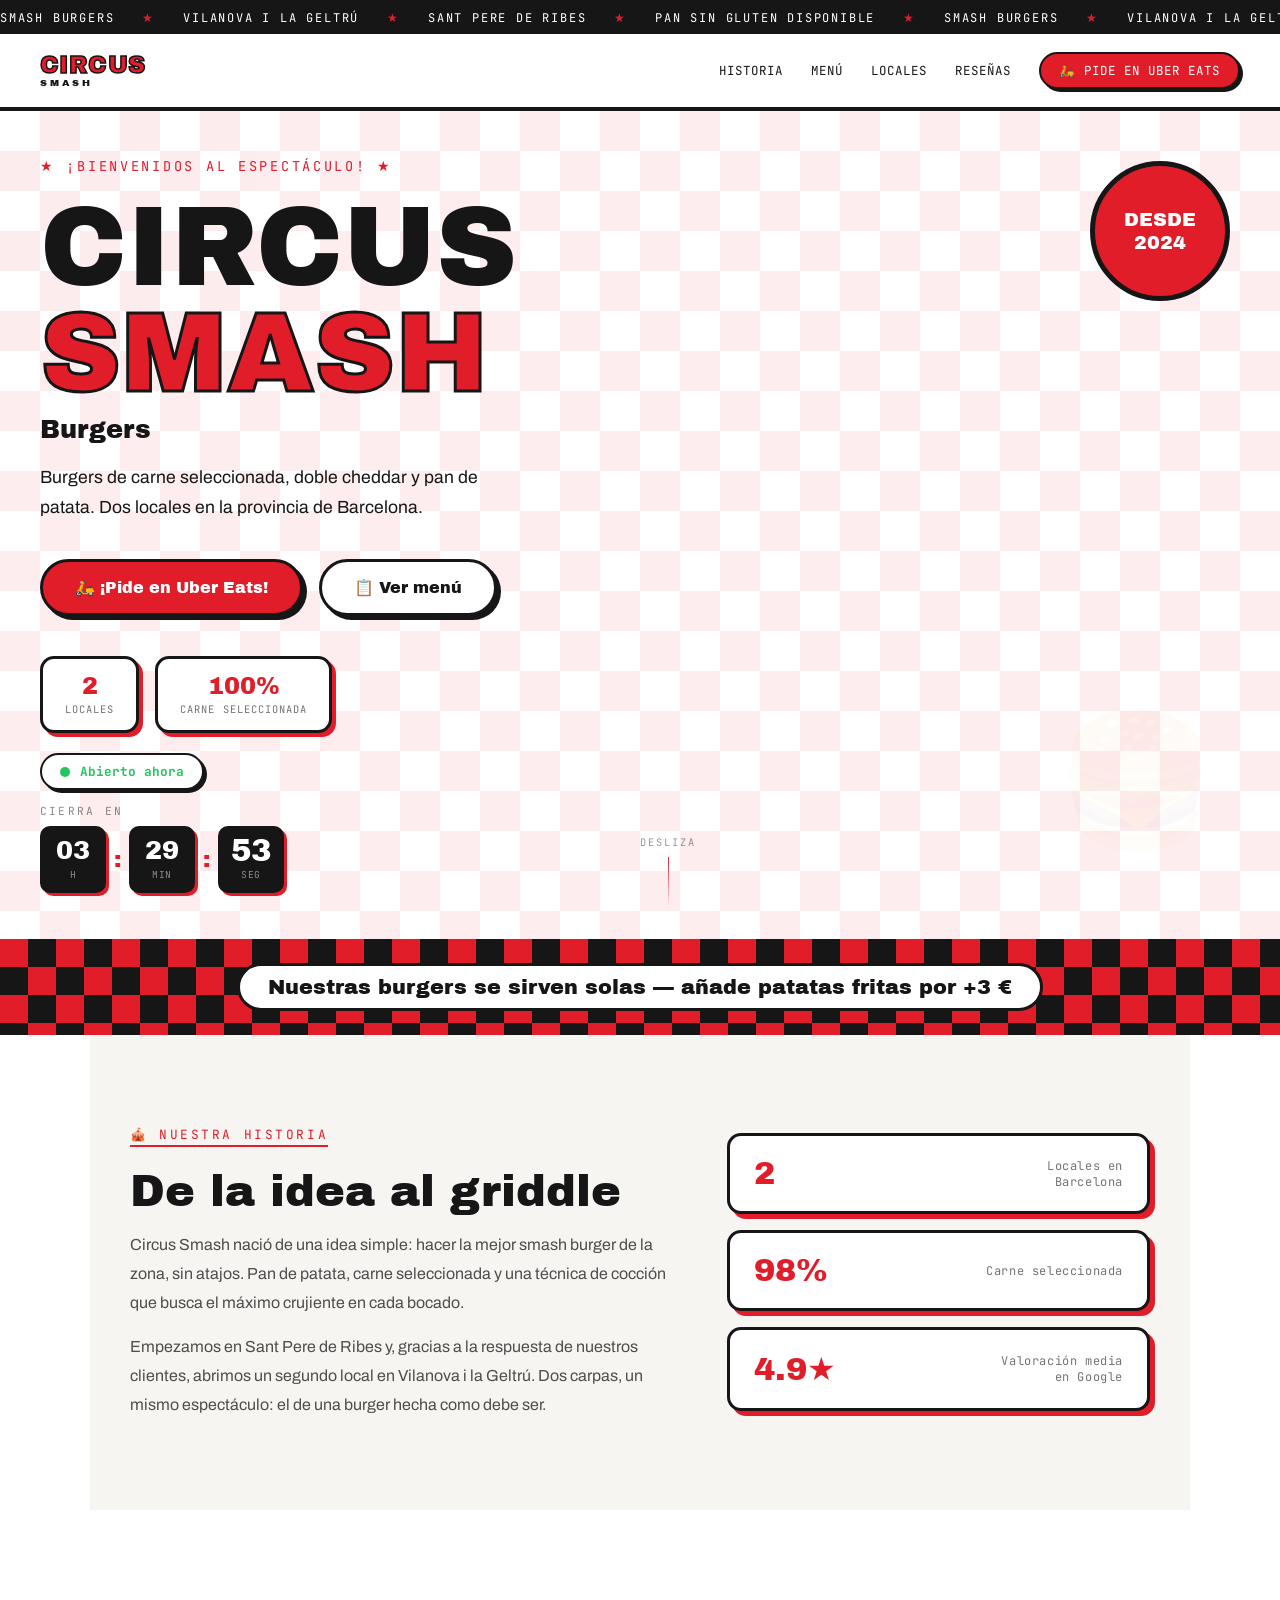
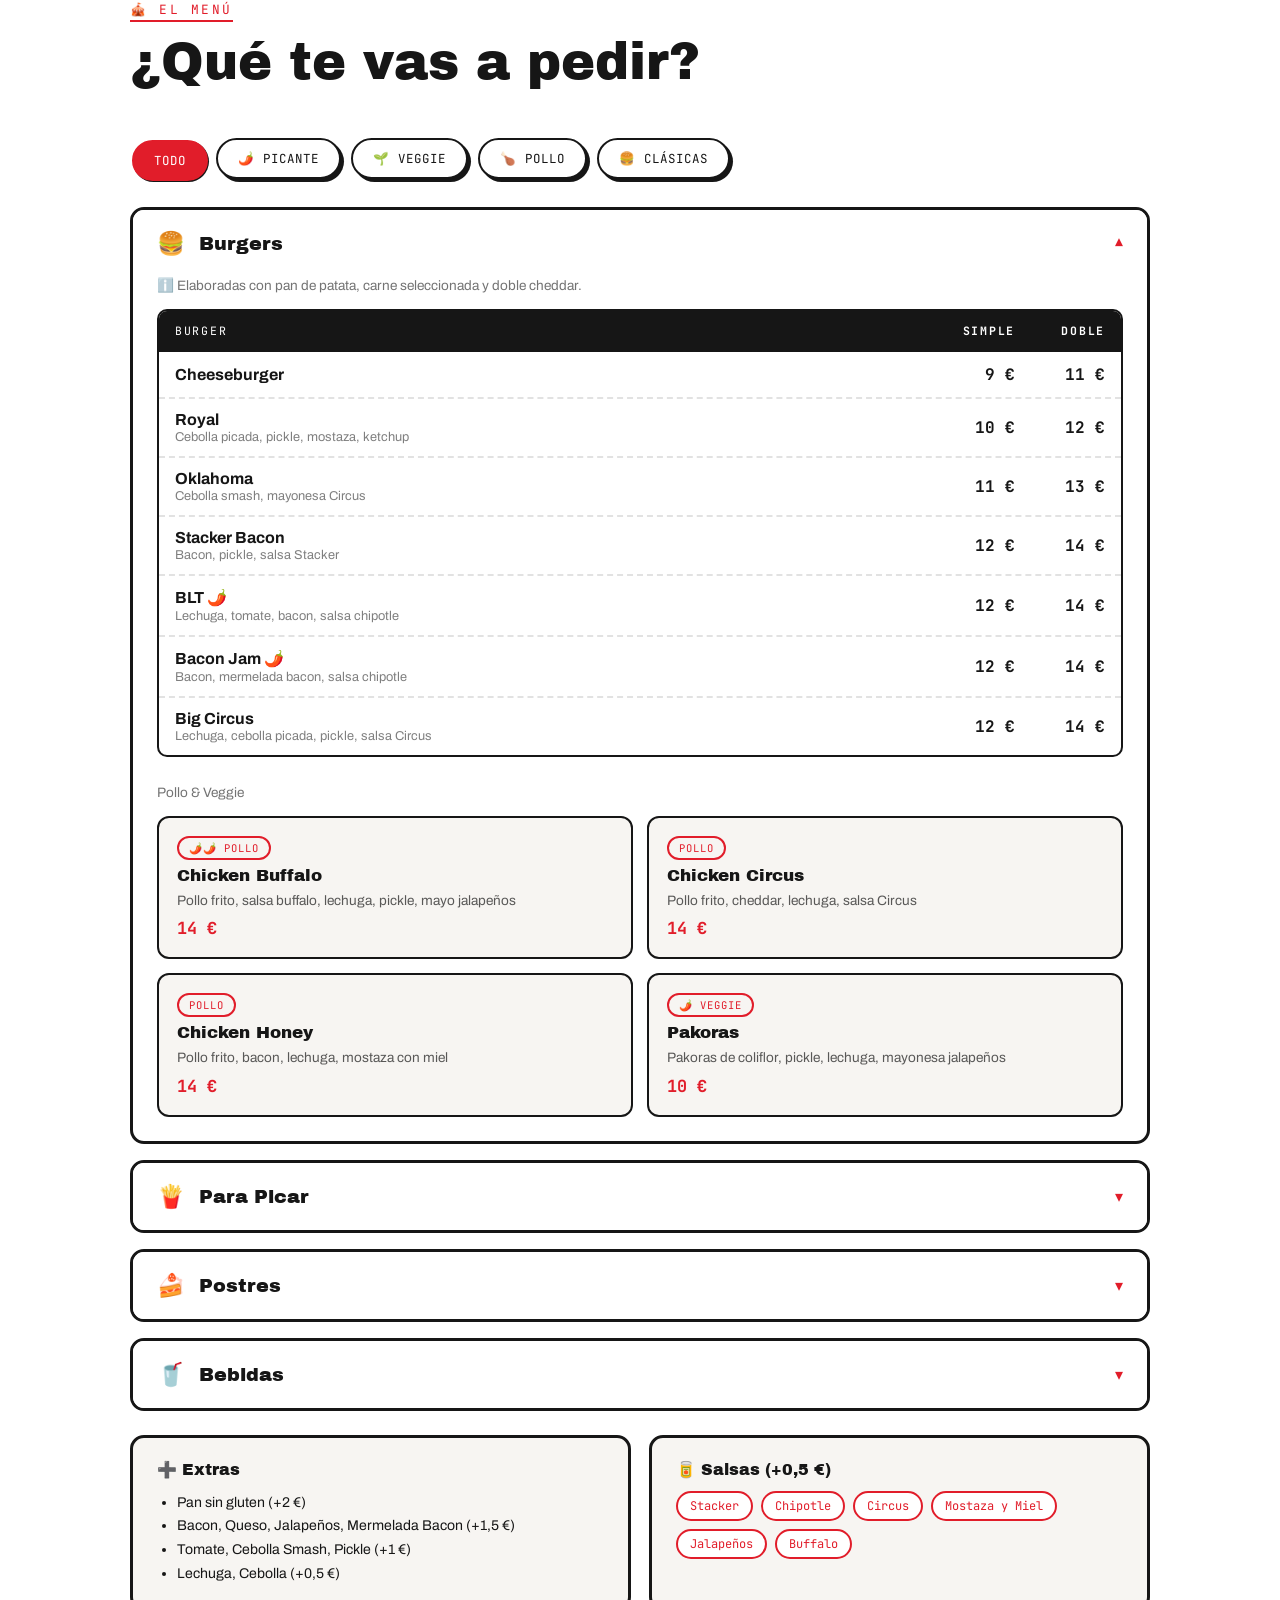
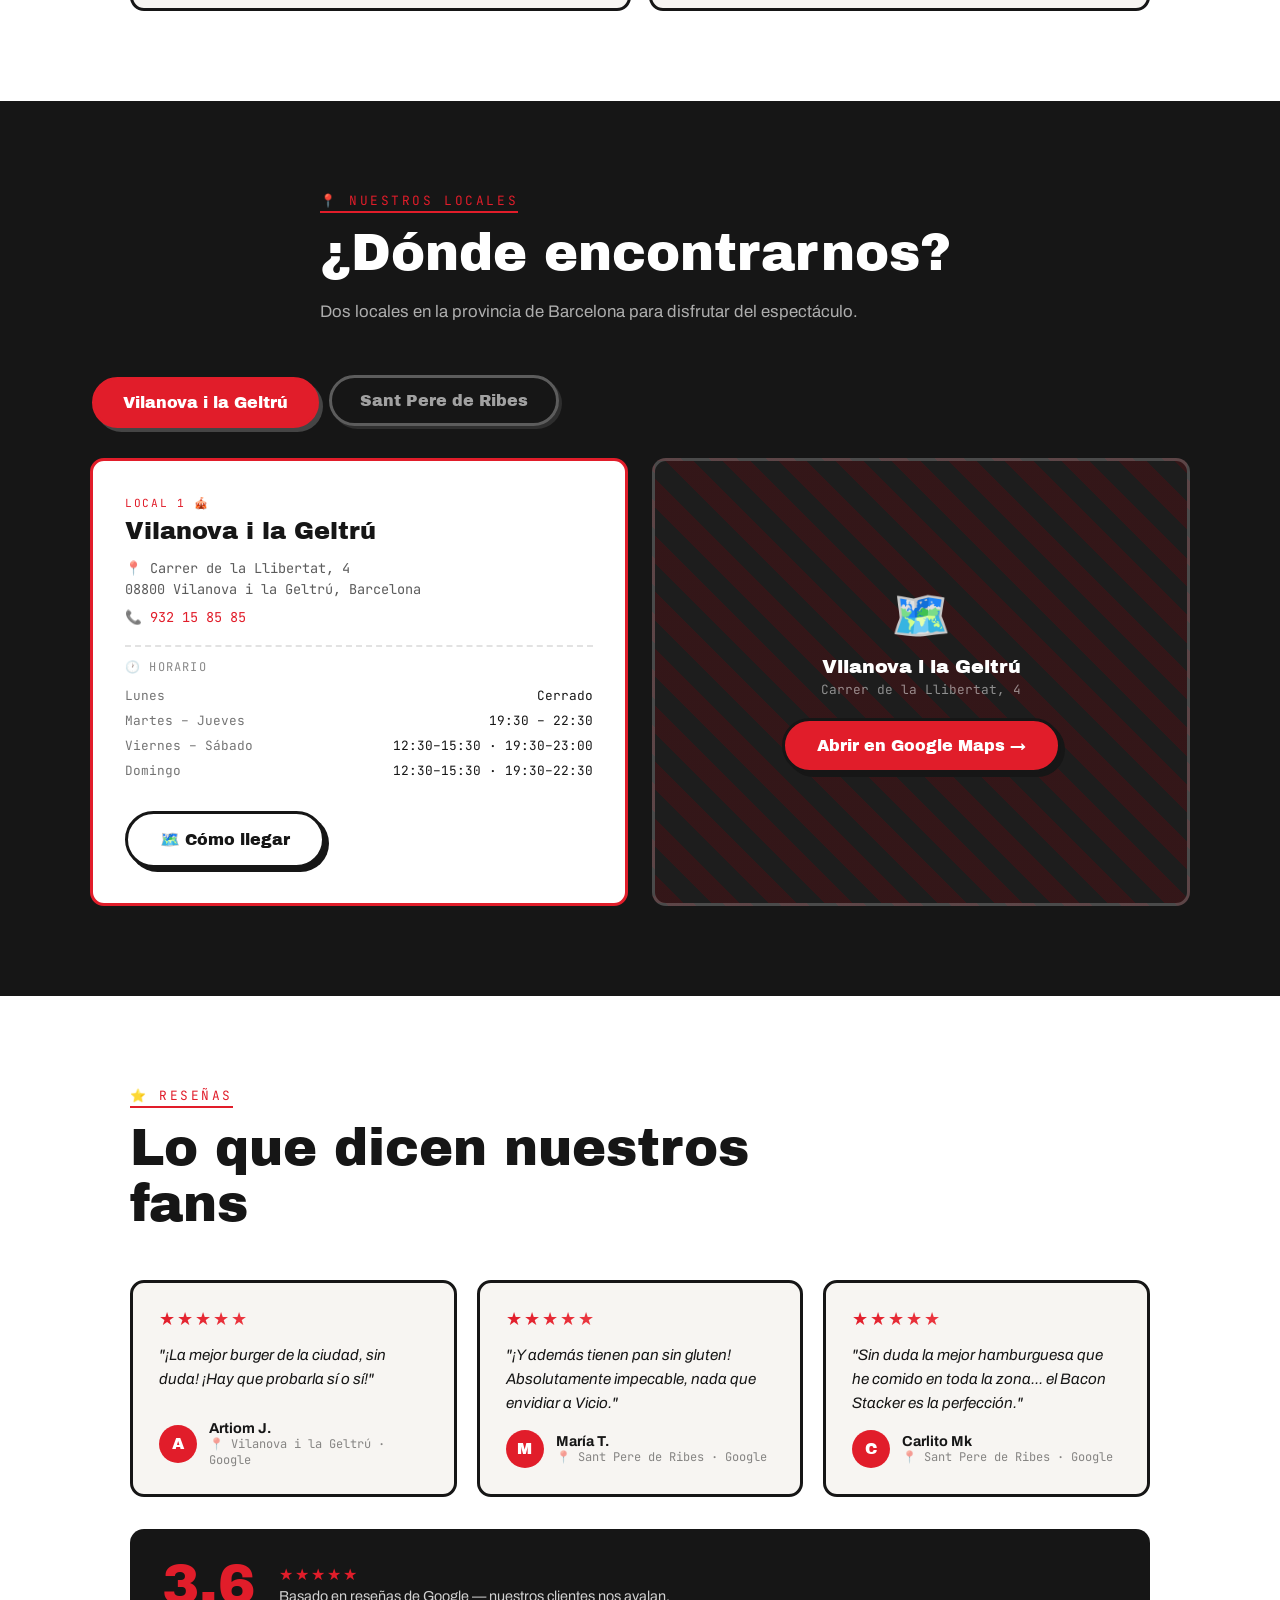
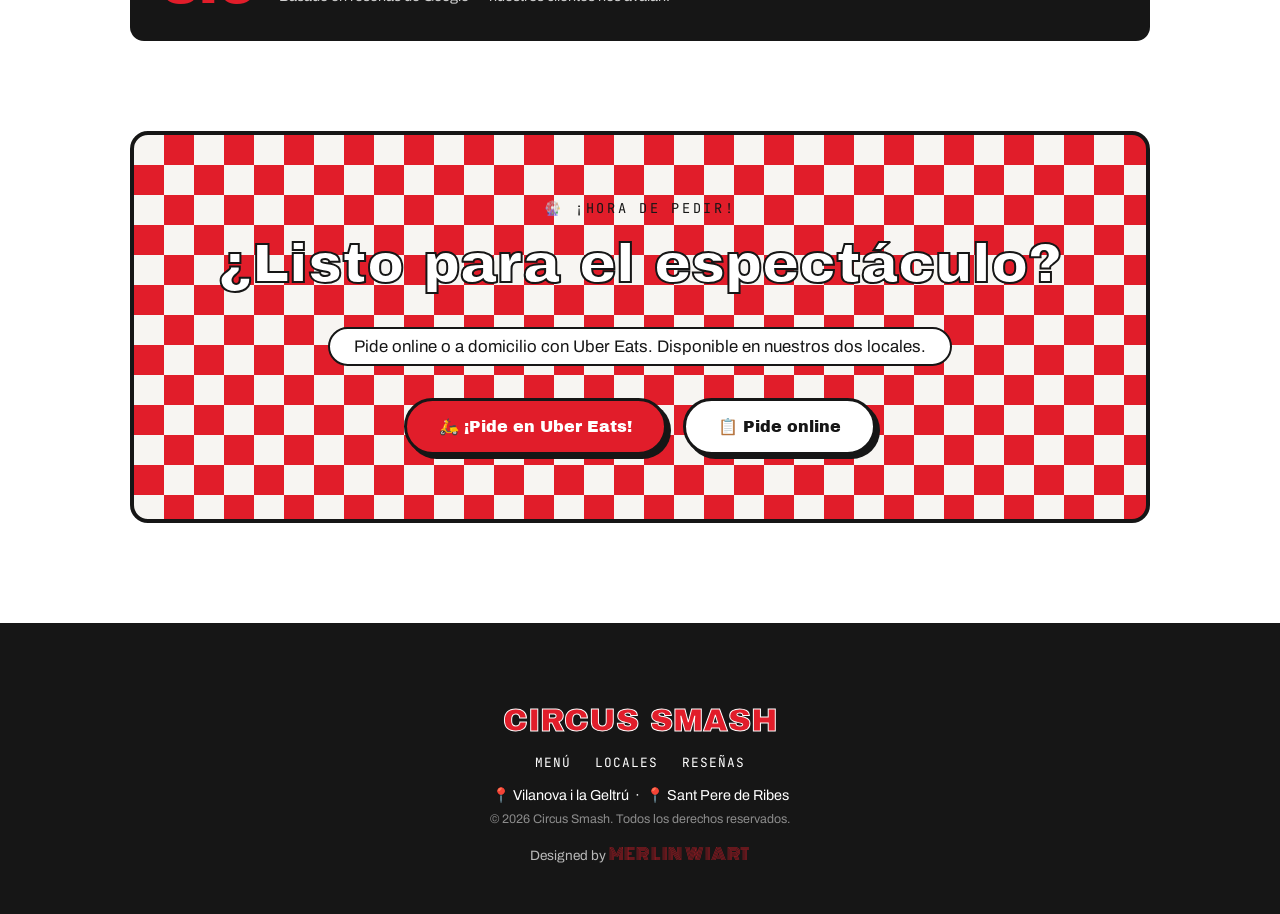
<file: index.html>
<!DOCTYPE html>
<html lang="es">
<head>
<meta charset="UTF-8">
<meta name="viewport" content="width=device-width, initial-scale=1.0">
<title>Circus Smash — Smash Burgers</title>
<meta name="description" content="Circus Smash: smash burgers, pollo, veggie y postres en Vilanova i la Geltrú y Sant Pere de Ribes.">
<link rel="preconnect" href="https://fonts.googleapis.com">
<link rel="preconnect" href="https://fonts.gstatic.com" crossorigin>
<link href="https://fonts.googleapis.com/css2?family=Archivo+Black&family=Archivo:ital,wght@0,400;0,500;0,600;0,700;1,400&family=JetBrains+Mono:wght@400;500;700&family=Monoton&display=swap" rel="stylesheet">
<link rel="stylesheet" href="assets/style.css">
</head>
<body>

  <!-- TICKER -->
  <div class="ticker" aria-hidden="true">
    <div class="ticker-track">
      <span>SMASH BURGERS</span><span>★</span>
      <span>VILANOVA I LA GELTRÚ</span><span>★</span>
      <span>SANT PERE DE RIBES</span><span>★</span>
      <span>PAN SIN GLUTEN DISPONIBLE</span><span>★</span>
      <span>SMASH BURGERS</span><span>★</span>
      <span>VILANOVA I LA GELTRÚ</span><span>★</span>
      <span>SANT PERE DE RIBES</span><span>★</span>
      <span>PAN SIN GLUTEN DISPONIBLE</span><span>★</span>
    </div>
  </div>

  <!-- NAV -->
  <nav class="nav" id="nav">
    <a href="#hero" class="nav-logo">CIRCUS<span class="nav-logo-sub">SMASH</span></a>
    <div class="nav-links">
      <a href="#historia">Historia</a>
      <a href="#menu">Menú</a>
      <a href="#locales">Locales</a>
      <a href="#resenas">Reseñas</a>
      <a href="https://www.ubereats.com/es-en/store/circus-smash-vilanova/SNbHA9ZiVL2prNHDFg7__g" class="nav-cta" target="_blank" rel="noopener">🛵 Pide en Uber Eats</a>
    </div>
  </nav>

  <!-- HERO -->
  <header class="hero" id="hero">
    <div class="checker-bg" id="checker-bg" aria-hidden="true"></div>
    <div class="confetti-layer" id="confetti-layer" aria-hidden="true"></div>
    <div class="hero-content reveal">
      <p class="hero-eyebrow">★ ¡Bienvenidos al espectáculo! ★</p>
      <h1 class="hero-title">CIRCUS<br><span class="hero-title-accent">SMASH</span></h1>
      <p class="hero-tagline">Burgers</p>
      <p class="hero-sub">Burgers de carne seleccionada, doble cheddar y pan de patata. Dos locales en la provincia de Barcelona.</p>
      <div class="hero-ctas">
        <a href="https://www.ubereats.com/es-en/store/circus-smash-vilanova/SNbHA9ZiVL2prNHDFg7__g" class="btn btn-primary btn-confetti" target="_blank" rel="noopener">🛵 ¡Pide en Uber Eats!</a>
        <a href="#menu" class="btn btn-outline">📋 Ver menú</a>
      </div>
      <div class="hero-stats">
        <div class="stat-card">
          <span class="stat-value" data-count="2">0</span>
          <span class="stat-label">Locales</span>
        </div>
        <div class="stat-card">
          <span class="stat-value" data-count="100" data-suffix="%">0%</span>
          <span class="stat-label">Carne seleccionada</span>
        </div>
      </div>

      <!-- LIVE STATUS -->
      <div class="live-status" id="live-status">
        <span class="live-dot" id="live-dot"></span>
        <span id="live-text">Comprobando horario…</span>
      </div>
      <div class="countdown-block" id="countdown-block" style="display:none">
        <span class="countdown-label" id="countdown-label">Cierra en</span>
        <div class="countdown-digits">
          <div class="cd-unit"><span class="cd-num" id="cd-h">00</span><span class="cd-sub">h</span></div>
          <span class="cd-sep">:</span>
          <div class="cd-unit"><span class="cd-num" id="cd-m">00</span><span class="cd-sub">min</span></div>
          <span class="cd-sep">:</span>
          <div class="cd-unit"><span class="cd-num" id="cd-s">00</span><span class="cd-sub">seg</span></div>
        </div>
      </div>
    </div>
    <div class="hero-badge">
      <span class="hero-badge-line">DESDE</span>
      <span class="hero-badge-line">2024</span>
    </div>
    <div class="scroll-cue">
      <span>Desliza</span>
      <div class="scroll-line"></div>
    </div>
  </header>

  <!-- BIG TOP -->
  <section class="bigtop">
    <p>Nuestras burgers se sirven solas — añade patatas fritas por +3 €</p>
  </section>

  <!-- NUESTRA HISTORIA -->
  <section id="historia" class="section historia-section">
    <div class="historia-grid">
      <div class="historia-text reveal">
        <span class="section-eyebrow">🎪 Nuestra Historia</span>
        <h2>De la idea al griddle</h2>
        <p>Circus Smash nació de una idea simple: hacer la mejor smash burger de la zona, sin atajos. Pan de patata, carne seleccionada y una técnica de cocción que busca el máximo crujiente en cada bocado.</p>
        <p>Empezamos en Sant Pere de Ribes y, gracias a la respuesta de nuestros clientes, abrimos un segundo local en Vilanova i la Geltrú. Dos carpas, un mismo espectáculo: el de una burger hecha como debe ser.</p>
      </div>
      <div class="historia-stats reveal">
        <div class="historia-stat">
          <span class="historia-stat-value" data-count="2">0</span>
          <span class="historia-stat-label">Locales en Barcelona</span>
        </div>
        <div class="historia-stat">
          <span class="historia-stat-value" data-count="100" data-suffix="%">0%</span>
          <span class="historia-stat-label">Carne seleccionada</span>
        </div>
        <div class="historia-stat">
          <span class="historia-stat-value" data-count="5" data-decimal="1" data-suffix="★">0★</span>
          <span class="historia-stat-label">Valoración media en Google</span>
        </div>
      </div>
    </div>
  </section>

  <!-- MENU -->
  <section id="menu" class="section">
    <div class="section-head reveal">
      <span class="section-eyebrow">🎪 El Menú</span>
      <h2>¿Qué te vas a pedir?</h2>
    </div>

    <!-- FILTER BAR -->
    <div class="filter-bar reveal" role="group" aria-label="Filtrar menú">
      <button class="filter-btn active" data-filter="all">Todo</button>
      <button class="filter-btn" data-filter="picante">🌶️ Picante</button>
      <button class="filter-btn" data-filter="veggie">🌱 Veggie</button>
      <button class="filter-btn" data-filter="pollo">🍗 Pollo</button>
      <button class="filter-btn" data-filter="clasica">🍔 Clásicas</button>
    </div>

    <!-- Burgers -->
    <div class="menu-group reveal">
      <button class="menu-group-toggle active" data-target="grp-burgers">
        <span class="menu-group-icon">🍔</span>
        <span class="menu-group-name">Burgers</span>
        <span class="menu-group-arrow">▾</span>
      </button>
      <div class="menu-group-body" id="grp-burgers">
        <p class="menu-group-note">ℹ️ Elaboradas con pan de patata, carne seleccionada y doble cheddar.</p>
        <div class="menu-table">
          <div class="menu-row menu-row-head">
            <span>Burger</span><span>Simple</span><span>Doble</span>
          </div>
          <div class="menu-row" data-tags="clasica">
            <span><strong>Cheeseburger</strong></span><span>9 €</span><span>11 €</span>
          </div>
          <div class="menu-row" data-tags="clasica">
            <span><strong>Royal</strong><br><small>Cebolla picada, pickle, mostaza, ketchup</small></span><span>10 €</span><span>12 €</span>
          </div>
          <div class="menu-row" data-tags="clasica">
            <span><strong>Oklahoma</strong><br><small>Cebolla smash, mayonesa Circus</small></span><span>11 €</span><span>13 €</span>
          </div>
          <div class="menu-row" data-tags="clasica">
            <span><strong>Stacker Bacon</strong><br><small>Bacon, pickle, salsa Stacker</small></span><span>12 €</span><span>14 €</span>
          </div>
          <div class="menu-row" data-tags="picante">
            <span><strong>BLT 🌶️</strong><br><small>Lechuga, tomate, bacon, salsa chipotle</small></span><span>12 €</span><span>14 €</span>
          </div>
          <div class="menu-row" data-tags="picante">
            <span><strong>Bacon Jam 🌶️</strong><br><small>Bacon, mermelada bacon, salsa chipotle</small></span><span>12 €</span><span>14 €</span>
          </div>
          <div class="menu-row" data-tags="clasica">
            <span><strong>Big Circus</strong><br><small>Lechuga, cebolla picada, pickle, salsa Circus</small></span><span>12 €</span><span>14 €</span>
          </div>
        </div>

        <p class="menu-group-note" style="margin-top:28px;">Pollo &amp; Veggie</p>
        <div class="menu-grid">
          <article class="menu-card" data-tags="pollo picante">
            <span class="menu-tag">🌶️🌶️ Pollo</span>
            <h4>Chicken Buffalo</h4>
            <p>Pollo frito, salsa buffalo, lechuga, pickle, mayo jalapeños</p>
            <span class="menu-price">14 €</span>
          </article>
          <article class="menu-card" data-tags="pollo">
            <span class="menu-tag">Pollo</span>
            <h4>Chicken Circus</h4>
            <p>Pollo frito, cheddar, lechuga, salsa Circus</p>
            <span class="menu-price">14 €</span>
          </article>
          <article class="menu-card" data-tags="pollo">
            <span class="menu-tag">Pollo</span>
            <h4>Chicken Honey</h4>
            <p>Pollo frito, bacon, lechuga, mostaza con miel</p>
            <span class="menu-price">14 €</span>
          </article>
          <article class="menu-card" data-tags="veggie picante">
            <span class="menu-tag">🌶️ Veggie</span>
            <h4>Pakoras</h4>
            <p>Pakoras de coliflor, pickle, lechuga, mayonesa jalapeños</p>
            <span class="menu-price">10 €</span>
          </article>
        </div>
      </div>
    </div>

    <!-- Para Picar -->
    <div class="menu-group reveal">
      <button class="menu-group-toggle" data-target="grp-picar">
        <span class="menu-group-icon">🍟</span>
        <span class="menu-group-name">Para Picar</span>
        <span class="menu-group-arrow">▾</span>
      </button>
      <div class="menu-group-body" id="grp-picar">
        <div class="menu-grid menu-grid-list">
          <div class="menu-list-row"><span>Patatas Fritas</span><span>7,5 €</span></div>
          <div class="menu-list-row"><span>Patatas / Queso Cheddar / Bacon Jam</span><span>9,5 €</span></div>
          <div class="menu-list-row"><span>Pakoras / Mayo Butter Milk / Sriracha</span><span>8,5 €</span></div>
          <div class="menu-list-row"><span>Chicken Popcorn</span><span>9,5 €</span></div>
          <div class="menu-list-row"><span>Alitas Fritas con Salsa BBQ</span><span>9,5 €</span></div>
        </div>
      </div>
    </div>

    <!-- Postres -->
    <div class="menu-group reveal">
      <button class="menu-group-toggle" data-target="grp-postres">
        <span class="menu-group-icon">🍰</span>
        <span class="menu-group-name">Postres</span>
        <span class="menu-group-arrow">▾</span>
      </button>
      <div class="menu-group-body" id="grp-postres">
        <div class="menu-grid menu-grid-list">
          <div class="menu-list-row"><span>Smash Nutella</span><span>5 €</span></div>
          <div class="menu-list-row"><span>Cheesecake de Cacahuete</span><span>6,5 €</span></div>
          <div class="menu-list-row"><span>Tres Leches</span><span>6,5 €</span></div>
        </div>
      </div>
    </div>

    <!-- Bebidas -->
    <div class="menu-group reveal">
      <button class="menu-group-toggle" data-target="grp-bebidas">
        <span class="menu-group-icon">🥤</span>
        <span class="menu-group-name">Bebidas</span>
        <span class="menu-group-arrow">▾</span>
      </button>
      <div class="menu-group-body" id="grp-bebidas">
        <div class="menu-grid menu-grid-list">
          <div class="menu-list-row"><span>Refrescos Clásicos <small>Agua, Coca-Cola, Zero, Aquarius, Nestea</small></span><span>desde 1,8 €</span></div>
          <div class="menu-list-row"><span>Sodas Especiales <small>Lima y Jengibre · Mandarina y Maracuyá · Limonada de Granada · Gingerbeer</small></span><span>3,5 €</span></div>
          <div class="menu-list-row"><span>Michelada</span><span>6 €</span></div>
          <div class="menu-list-row"><span>Cervezas Artesanas <small>APA / IPA / Roja</small></span><span>Consultar</span></div>
          <div class="menu-list-row"><span>Copa de Vino</span><span>3,5 €</span></div>
        </div>
      </div>
    </div>

    <!-- Extras + Sauces -->
    <div class="extras-grid reveal">
      <div class="extras-card">
        <h4>➕ Extras</h4>
        <ul>
          <li>Pan sin gluten (+2 €)</li>
          <li>Bacon, Queso, Jalapeños, Mermelada Bacon (+1,5 €)</li>
          <li>Tomate, Cebolla Smash, Pickle (+1 €)</li>
          <li>Lechuga, Cebolla (+0,5 €)</li>
        </ul>
      </div>
      <div class="extras-card">
        <h4>🥫 Salsas (+0,5 €)</h4>
        <div class="sauce-pills">
          <span>Stacker</span><span>Chipotle</span><span>Circus</span><span>Mostaza y Miel</span><span>Jalapeños</span><span>Buffalo</span>
        </div>
      </div>
    </div>
  </section>

  <!-- LOCALES -->
  <section id="locales" class="section section-dark">
    <div class="section-head reveal">
      <span class="section-eyebrow">📍 Nuestros Locales</span>
      <h2>¿Dónde encontrarnos?</h2>
      <p class="section-intro">Dos locales en la provincia de Barcelona para disfrutar del espectáculo.</p>
    </div>

    <!-- LOCATION SWITCHER -->
    <div class="loc-switcher reveal" role="group" aria-label="Elige un local">
      <button class="loc-switch-btn active" data-loc="vilanova">Vilanova i la Geltrú</button>
      <button class="loc-switch-btn" data-loc="ribes">Sant Pere de Ribes</button>
    </div>

    <div class="loc-panel active reveal" id="loc-vilanova">
      <div class="location-grid-single">
        <article class="location-card">
          <span class="location-num">Local 1 🎪</span>
          <h3>Vilanova i la Geltrú</h3>
          <p class="location-line">📍 Carrer de la Llibertat, 4<br>08800 Vilanova i la Geltrú, Barcelona</p>
          <p class="location-line">📞 <a href="tel:932158585">932 15 85 85</a></p>
          <div class="hours-table">
            <p class="hours-title">🕐 Horario</p>
            <div class="hours-row"><span>Lunes</span><span>Cerrado</span></div>
            <div class="hours-row"><span>Martes – Jueves</span><span>19:30 – 22:30</span></div>
            <div class="hours-row"><span>Viernes – Sábado</span><span>12:30–15:30 · 19:30–23:00</span></div>
            <div class="hours-row"><span>Domingo</span><span>12:30–15:30 · 19:30–22:30</span></div>
          </div>
          <a class="btn btn-outline" href="https://maps.google.com/?q=Carrer+de+la+Llibertat+4+Vilanova+i+la+Geltru" target="_blank" rel="noopener">🗺️ Cómo llegar</a>
        </article>
        <div class="location-map-cta">
          <div class="map-cta-inner">
            <span class="map-cta-icon">🗺️</span>
            <p class="map-cta-name">Vilanova i la Geltrú</p>
            <p class="map-cta-addr">Carrer de la Llibertat, 4</p>
            <a class="btn btn-primary" href="https://maps.google.com/?q=Carrer+de+la+Llibertat+4+Vilanova+i+la+Geltru" target="_blank" rel="noopener">Abrir en Google Maps →</a>
          </div>
        </div>
      </div>
    </div>

    <div class="loc-panel" id="loc-ribes">
      <div class="location-grid-single">
        <article class="location-card">
          <span class="location-num">Local 2 🎪</span>
          <h3>Sant Pere de Ribes</h3>
          <p class="location-line">📍 Carrer de Sant Pere, 10<br>08810 Sant Pere de Ribes, Barcelona</p>
          <p class="location-line">📞 <a href="tel:933597174">933 59 71 74</a></p>
          <div class="hours-table">
            <p class="hours-title">🕐 Horario</p>
            <div class="hours-row"><span>Lunes – Jueves</span><span>18:00 – 23:00</span></div>
            <div class="hours-row"><span>Viernes – Sábado</span><span>12:00–16:00 · 18:00–00:00</span></div>
            <div class="hours-row"><span>Domingo</span><span>12:00–16:00 · 18:00–23:00</span></div>
          </div>
          <a class="btn btn-outline" href="https://maps.google.com/?q=Carrer+de+Sant+Pere+10+Sant+Pere+de+Ribes" target="_blank" rel="noopener">🗺️ Cómo llegar</a>
        </article>
        <div class="location-map-cta">
          <div class="map-cta-inner">
            <span class="map-cta-icon">🗺️</span>
            <p class="map-cta-name">Sant Pere de Ribes</p>
            <p class="map-cta-addr">Carrer de Sant Pere, 10</p>
            <a class="btn btn-primary" href="https://maps.google.com/?q=Carrer+de+Sant+Pere+10+Sant+Pere+de+Ribes" target="_blank" rel="noopener">Abrir en Google Maps →</a>
          </div>
        </div>
      </div>
    </div>
  </section>

  <!-- RESEÑAS -->
  <section id="resenas" class="section">
    <div class="section-head reveal">
      <span class="section-eyebrow">⭐ Reseñas</span>
      <h2>Lo que dicen nuestros fans</h2>
    </div>
    <div class="review-grid">
      <article class="review-card reveal">
        <p class="review-stars">★★★★★</p>
        <p class="review-text">"¡La mejor burger de la ciudad, sin duda! ¡Hay que probarla sí o sí!"</p>
        <div class="review-footer">
          <span class="review-avatar">A</span>
          <div>
            <p class="review-author">Artiom J.</p>
            <p class="review-loc">📍 Vilanova i la Geltrú · Google</p>
          </div>
        </div>
      </article>
      <article class="review-card reveal">
        <p class="review-stars">★★★★★</p>
        <p class="review-text">"¡Y además tienen pan sin gluten! Absolutamente impecable, nada que envidiar a Vicio."</p>
        <div class="review-footer">
          <span class="review-avatar">M</span>
          <div>
            <p class="review-author">María T.</p>
            <p class="review-loc">📍 Sant Pere de Ribes · Google</p>
          </div>
        </div>
      </article>
      <article class="review-card reveal">
        <p class="review-stars">★★★★★</p>
        <p class="review-text">"Sin duda la mejor hamburguesa que he comido en toda la zona... el Bacon Stacker es la perfección."</p>
        <div class="review-footer">
          <span class="review-avatar">C</span>
          <div>
            <p class="review-author">Carlito Mk</p>
            <p class="review-loc">📍 Sant Pere de Ribes · Google</p>
          </div>
        </div>
      </article>
    </div>
    <div class="review-summary reveal">
      <span class="review-summary-score" data-count="5" data-decimal="1">0.0</span>
      <div>
        <p class="review-summary-stars">★★★★★</p>
        <p class="review-summary-text">Basado en reseñas de Google — nuestros clientes nos avalan.</p>
      </div>
    </div>
  </section>

  <!-- PEDIR -->
  <section id="pedir" class="section order-section">
    <div class="order-box reveal">
      <span class="order-eyebrow">🎡 ¡Hora de Pedir!</span>
      <h2>¿Listo para el espectáculo?</h2>
      <p>Pide online o a domicilio con Uber Eats. Disponible en nuestros dos locales.</p>
      <div class="order-ctas">
        <a class="btn btn-primary btn-confetti" href="https://www.ubereats.com/es-en/store/circus-smash-vilanova/SNbHA9ZiVL2prNHDFg7__g" target="_blank" rel="noopener">🛵 ¡Pide en Uber Eats!</a>
        <a class="btn btn-outline" href="#locales">📋 Pide online</a>
      </div>
    </div>
  </section>

  <!-- FOOTER -->
  <footer class="footer">
    <p class="footer-logo">CIRCUS SMASH</p>
    <div class="footer-links">
      <a href="#menu">Menú</a>
      <a href="#locales">Locales</a>
      <a href="#resenas">Reseñas</a>
    </div>
    <p class="footer-locs">📍 Vilanova i la Geltrú &nbsp;·&nbsp; 📍 Sant Pere de Ribes</p>
    <p class="footer-small">© 2026 Circus Smash. Todos los derechos reservados.</p>
    <p class="footer-credit">Designed by <span class="footer-credit-name">Merlin Wiart</span></p>
  </footer>

  <!-- BACK TO TOP -->
  <button class="back-to-top" id="back-to-top" aria-label="Volver arriba">▲</button>

  <script src="assets/script.js"></script>
</body>
</html>
</file>
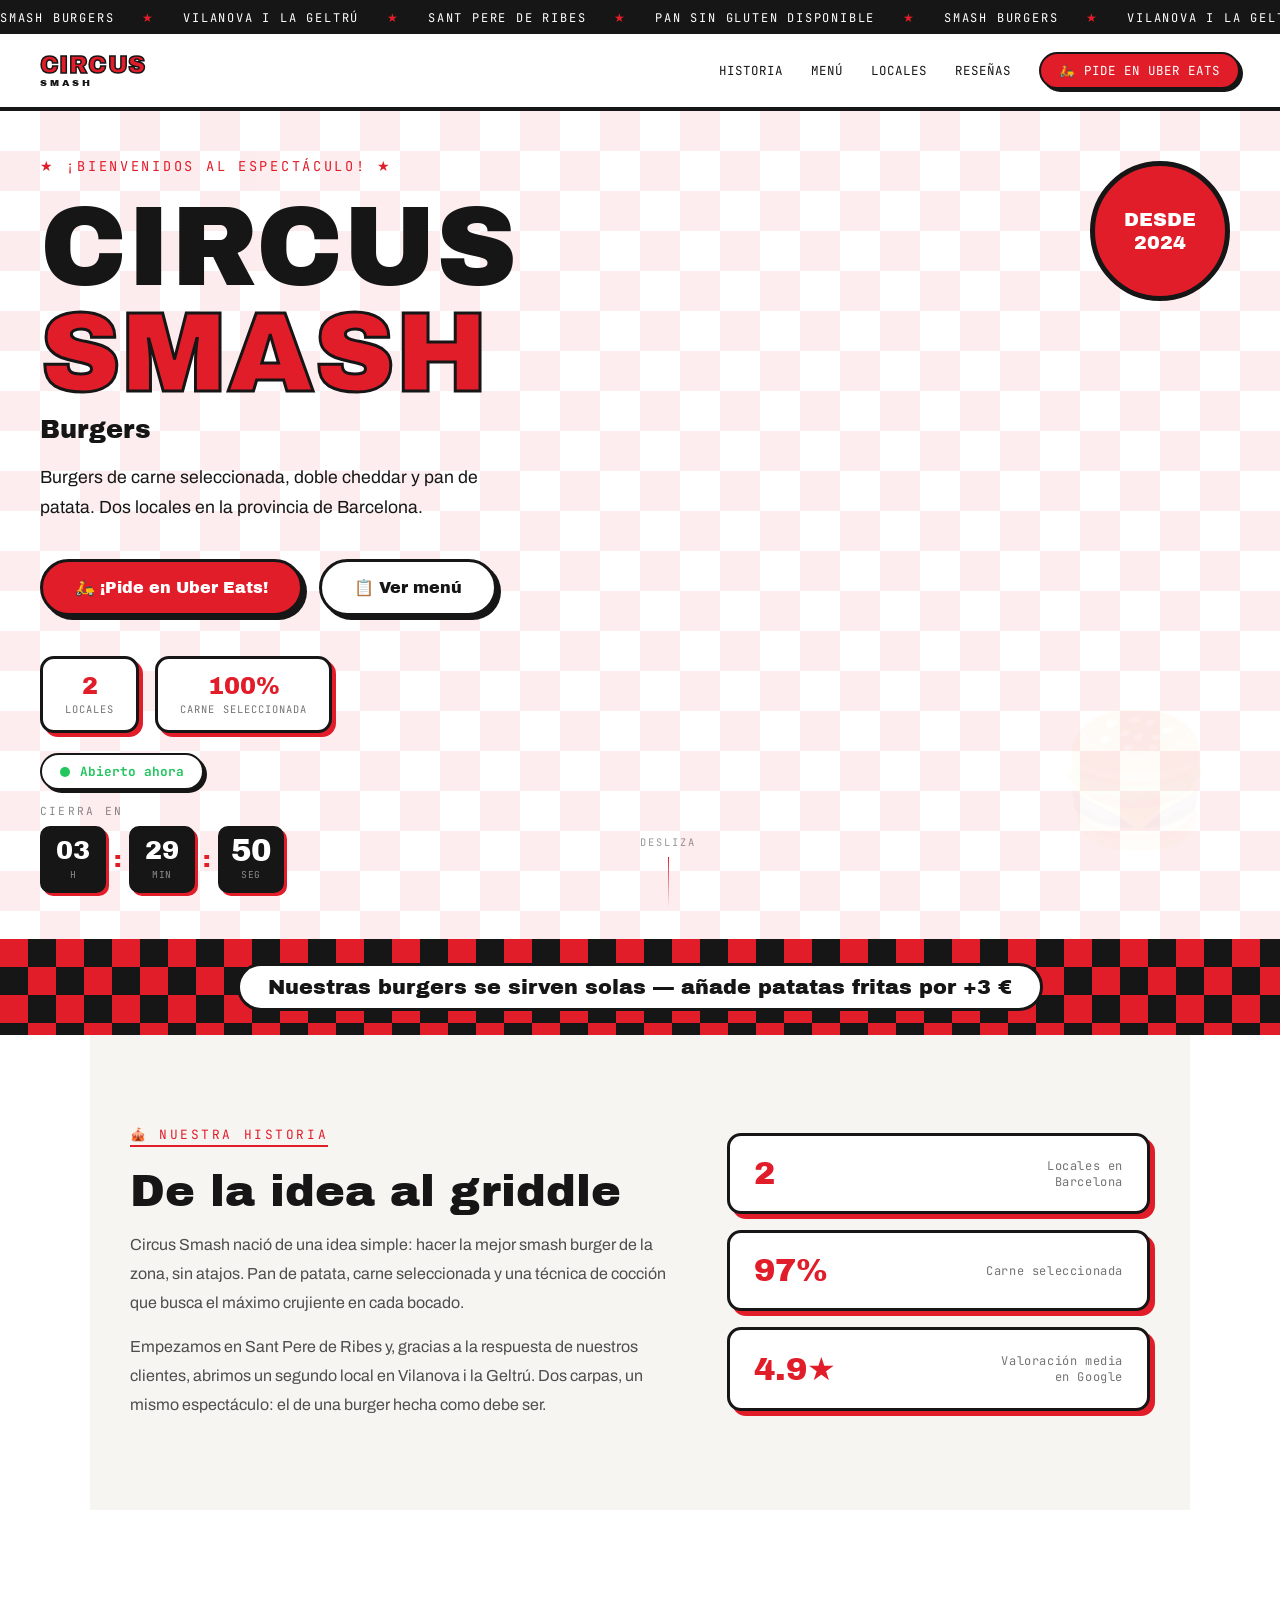
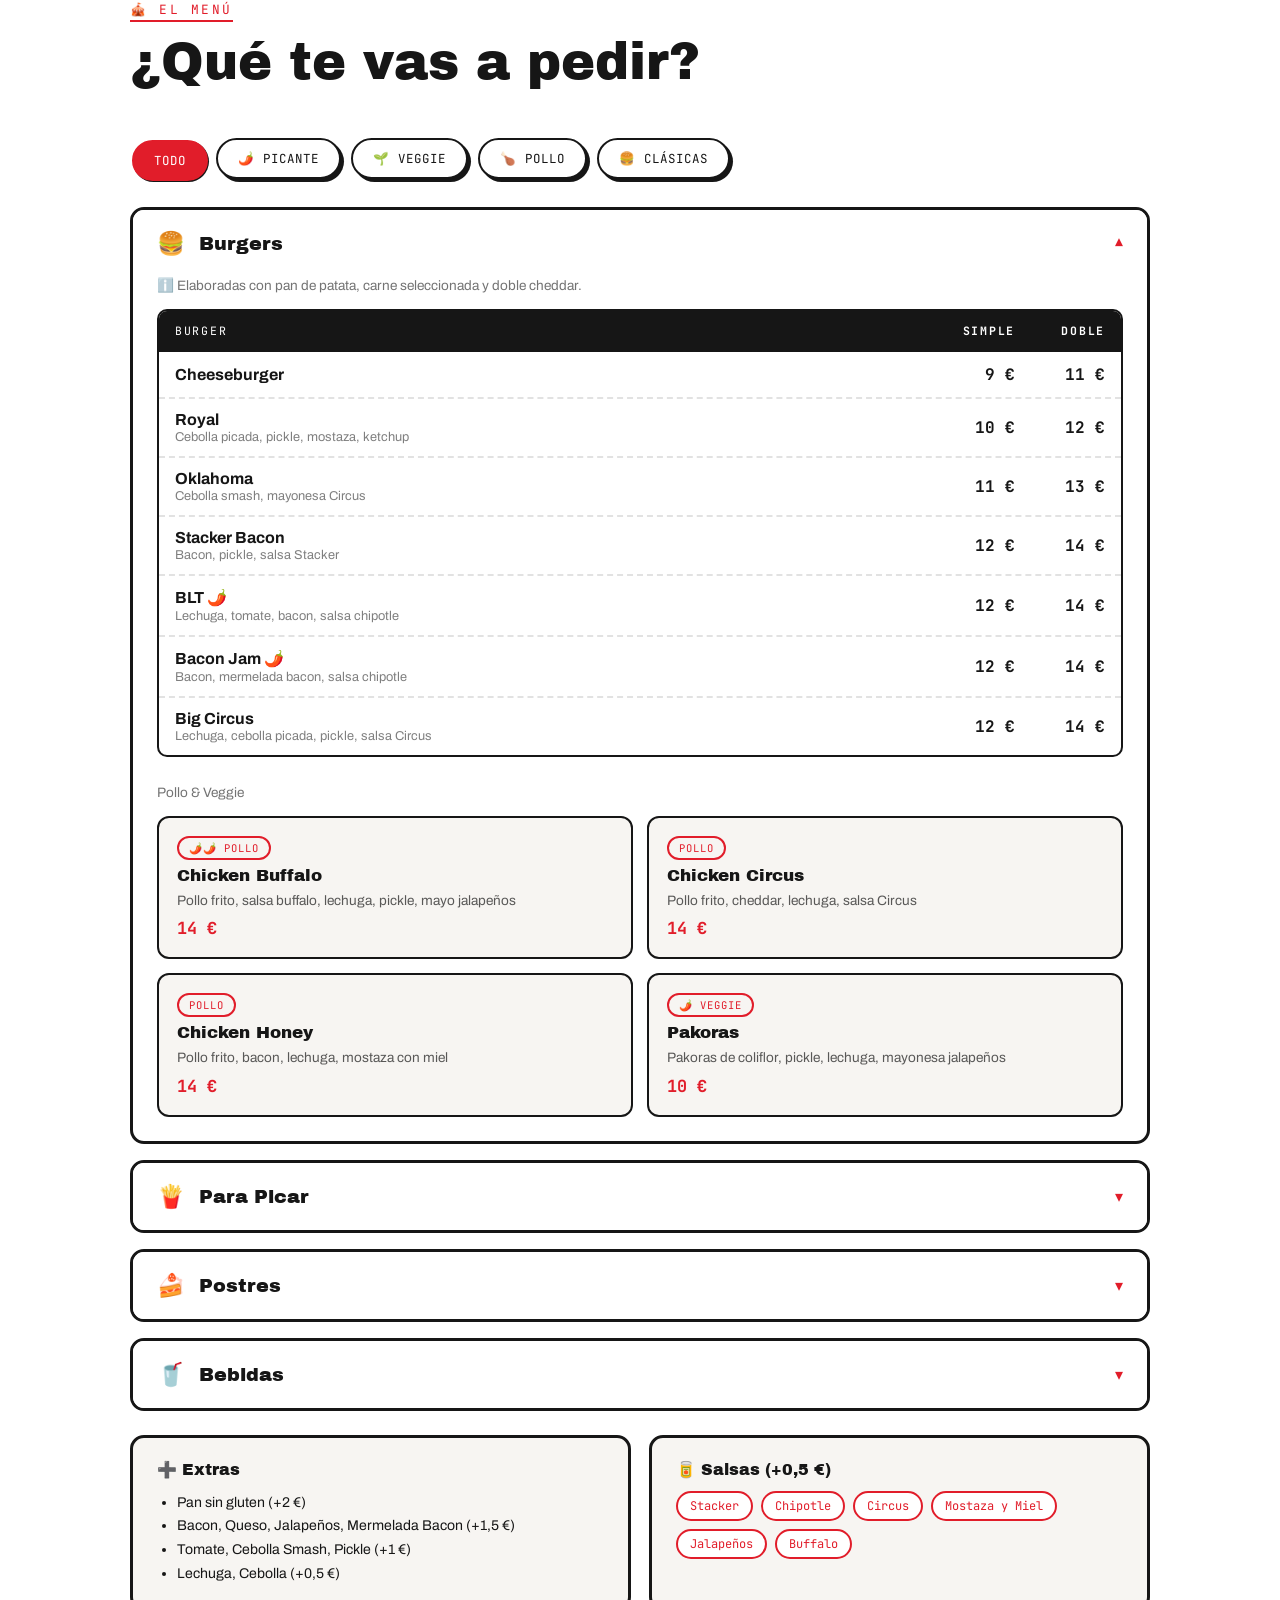
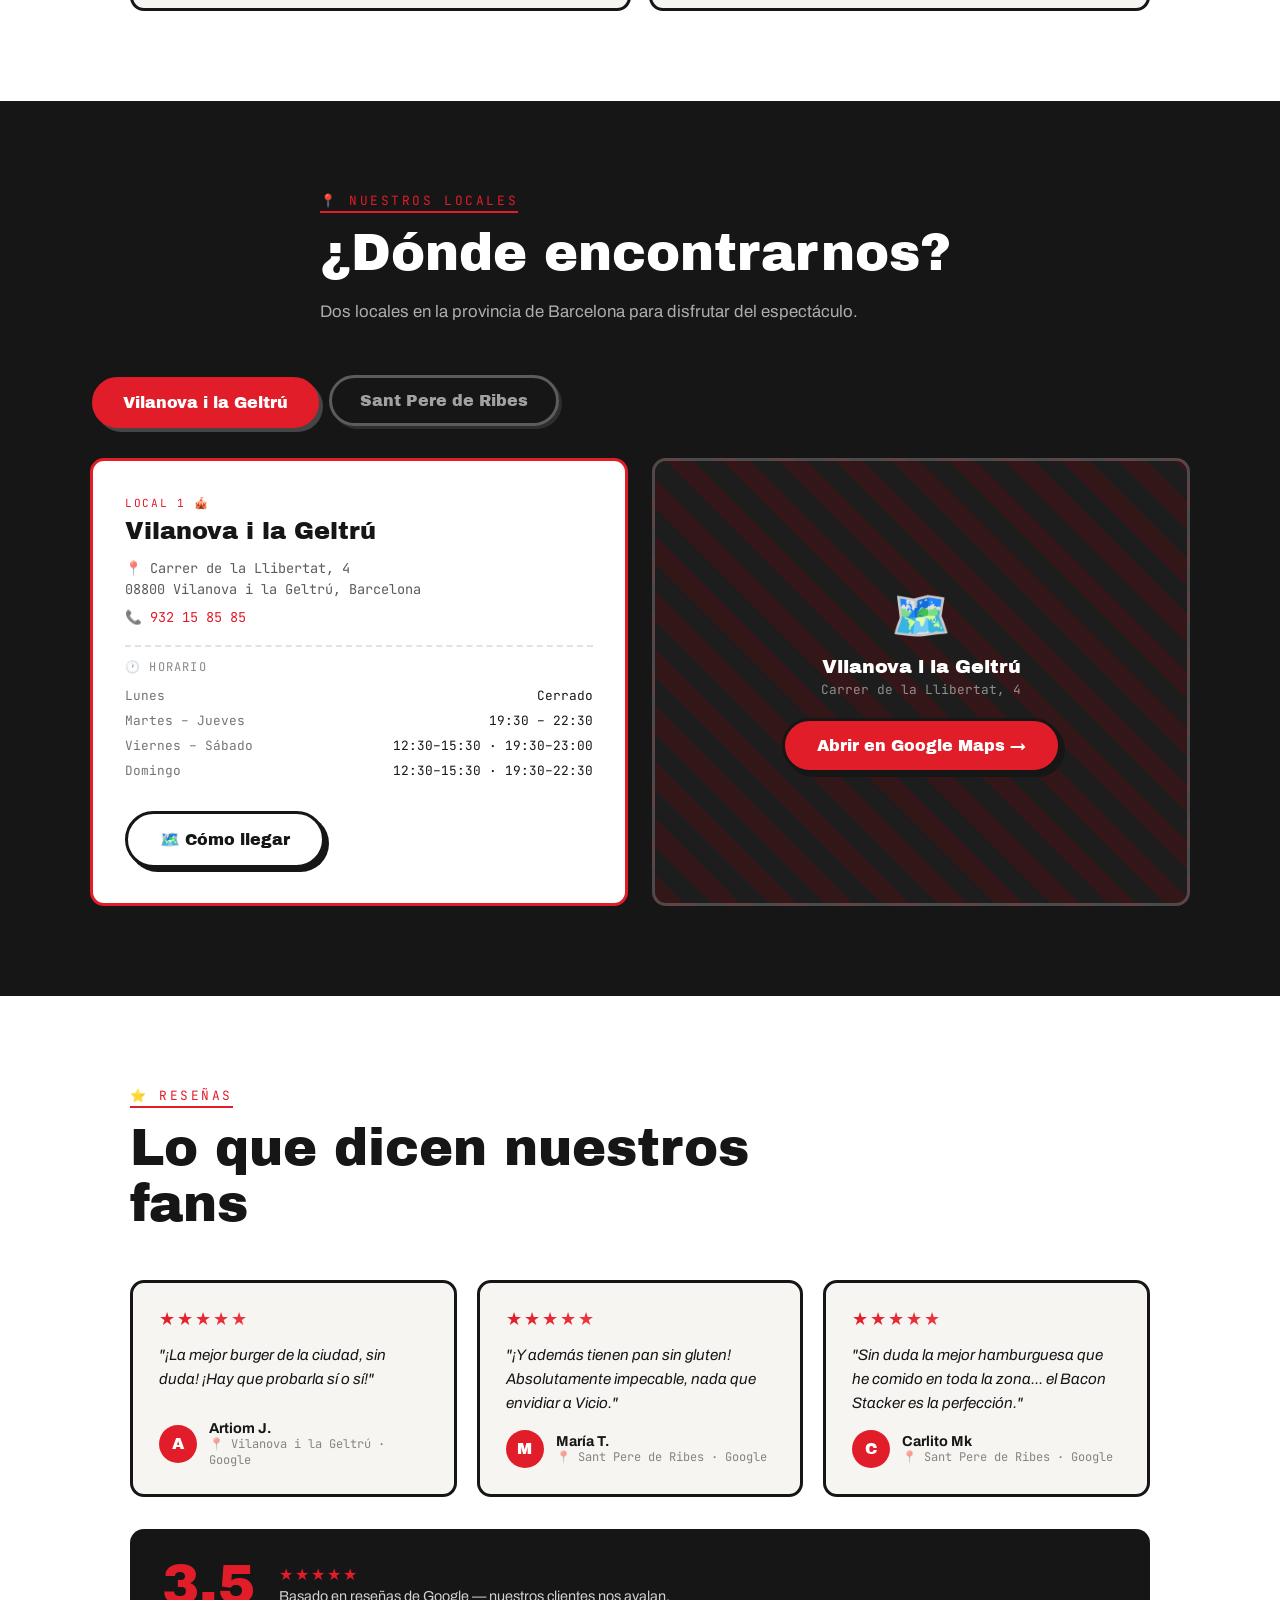
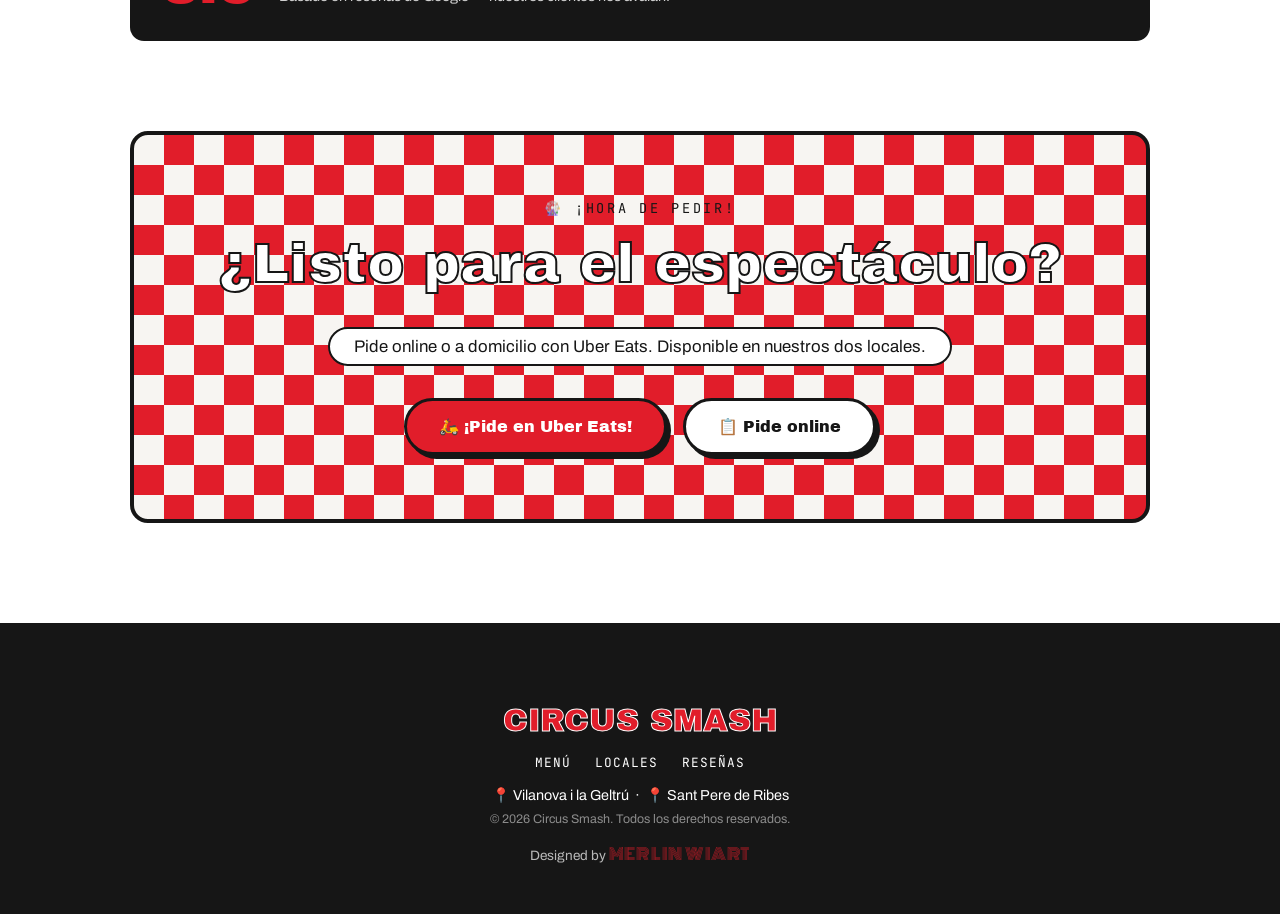
<file: index_standalone.html>
<!DOCTYPE html>
<html lang="es">
<head>
<meta charset="UTF-8">
<meta name="viewport" content="width=device-width, initial-scale=1.0">
<title>Circus Smash — Smash Burgers</title>
<meta name="description" content="Circus Smash: smash burgers, pollo, veggie y postres en Vilanova i la Geltrú y Sant Pere de Ribes.">
<link rel="preconnect" href="https://fonts.googleapis.com">
<link rel="preconnect" href="https://fonts.gstatic.com" crossorigin>
<link href="https://fonts.googleapis.com/css2?family=Archivo+Black&family=Archivo:ital,wght@0,400;0,500;0,600;0,700;1,400&family=JetBrains+Mono:wght@400;500;700&family=Monoton&display=swap" rel="stylesheet">
<style>
/* ============================================
   CIRCUS SMASH v4 — Black / White / Red
   Full animations: parallax, bounces, reveals, filters
   ============================================ */

:root {
  --white: #FFFFFF;
  --offwhite: #F7F5F2;
  --black: #161616;
  --red: #E11D2A;
  --red-dark: #B5141F;
  --line: rgba(22,22,22,0.12);
}

* { box-sizing: border-box; }
html { scroll-behavior: smooth; }

body {
  margin: 0;
  background: var(--white);
  color: var(--black);
  font-family: 'Archivo', sans-serif;
  -webkit-font-smoothing: antialiased;
  overflow-x: hidden;
}

h1, h2, h3, h4 {
  font-family: 'Archivo Black', sans-serif;
  font-weight: 400;
  margin: 0;
}

a { color: inherit; }

/* ============ REVEAL ANIMATIONS ============ */
.reveal {
  opacity: 0;
  transform: translateY(32px);
  transition: opacity 0.7s cubic-bezier(0.22,1,0.36,1), transform 0.7s cubic-bezier(0.22,1,0.36,1);
}
.reveal.visible {
  opacity: 1;
  transform: translateY(0);
}
.reveal:nth-child(2) { transition-delay: 0.1s; }
.reveal:nth-child(3) { transition-delay: 0.2s; }
.review-card.reveal:nth-child(1) { transition-delay: 0s; }
.review-card.reveal:nth-child(2) { transition-delay: 0.15s; }
.review-card.reveal:nth-child(3) { transition-delay: 0.3s; }

/* ============ TICKER ============ */
.ticker {
  background: var(--black);
  color: var(--white);
  overflow: hidden;
  white-space: nowrap;
  padding: 8px 0;
}
.ticker-track {
  display: inline-flex;
  gap: 28px;
  font-family: 'JetBrains Mono', monospace;
  font-size: 0.75rem;
  letter-spacing: 0.15em;
  text-transform: uppercase;
  animation: ticker 30s linear infinite;
}
.ticker-track span:nth-child(even) { color: var(--red); }
@keyframes ticker {
  from { transform: translateX(0); }
  to { transform: translateX(-50%); }
}

/* ============ NAV ============ */
.nav {
  display: flex;
  justify-content: space-between;
  align-items: center;
  padding: 18px 40px;
  position: sticky;
  top: 0;
  z-index: 100;
  background: var(--white);
  border-bottom: 4px solid var(--black);
  transition: box-shadow 0.3s ease;
}
.nav.scrolled { box-shadow: 0 4px 24px rgba(0,0,0,0.12); }
.nav-logo {
  font-family: 'Archivo Black', sans-serif;
  font-weight: 400;
  font-size: 1.5rem;
  text-decoration: none;
  letter-spacing: 0.02em;
  color: var(--red);
  -webkit-text-stroke: 1.5px var(--black);
  display: flex;
  flex-direction: column;
  line-height: 1;
  transition: transform 0.2s ease;
}
.nav-logo:hover { transform: scale(1.06) rotate(-1deg); }
.nav-logo-sub {
  font-size: 0.6rem;
  letter-spacing: 0.3em;
  color: var(--black);
  -webkit-text-stroke: 0;
  margin-top: 2px;
}
.nav-links {
  display: flex;
  gap: 28px;
  align-items: center;
  font-family: 'JetBrains Mono', monospace;
  font-size: 0.78rem;
  letter-spacing: 0.08em;
  text-transform: uppercase;
}
.nav-links a:not(.nav-cta) {
  text-decoration: none;
  position: relative;
  transition: color 0.2s ease;
}
.nav-links a:not(.nav-cta)::after {
  content: '';
  position: absolute;
  left: 0; bottom: -3px;
  width: 0; height: 2px;
  background: var(--red);
  transition: width 0.25s ease;
}
.nav-links a:not(.nav-cta):hover { color: var(--red); }
.nav-links a:not(.nav-cta):hover::after { width: 100%; }
.nav-cta {
  background: var(--red);
  color: var(--white);
  padding: 8px 18px;
  border-radius: 999px;
  border: 2px solid var(--black);
  text-decoration: none;
  white-space: nowrap;
  transition: all 0.2s ease;
  box-shadow: 3px 3px 0 var(--black);
}
.nav-cta:hover {
  background: var(--black);
  transform: translate(1px, 1px);
  box-shadow: 2px 2px 0 var(--black);
}

/* ============ HERO ============ */
.hero {
  position: relative;
  min-height: 92vh;
  display: flex;
  align-items: center;
  padding: 0 40px;
  overflow: hidden;
}

.checker-bg {
  position: absolute;
  inset: 0;
  z-index: 0;
  background-image:
    linear-gradient(45deg, var(--red) 25%, transparent 25%, transparent 75%, var(--red) 75%),
    linear-gradient(45deg, var(--red) 25%, transparent 25%, transparent 75%, var(--red) 75%);
  background-size: 80px 80px;
  background-position: 0 0, 40px 40px;
  opacity: 0.08;
  will-change: transform;
}

.confetti-layer {
  position: absolute;
  inset: 0;
  z-index: 1;
  pointer-events: none;
  overflow: hidden;
}
.confetti-piece {
  position: absolute;
  width: 10px;
  height: 10px;
  opacity: 0;
  animation: confettiFall linear forwards;
}
@keyframes confettiFall {
  0%   { opacity: 1; transform: translateY(-20px) rotate(0deg); }
  100% { opacity: 0; transform: translateY(100vh) rotate(720deg); }
}

.hero-content {
  position: relative;
  z-index: 2;
  max-width: 680px;
}

.hero-eyebrow {
  font-family: 'JetBrains Mono', monospace;
  font-size: 0.85rem;
  letter-spacing: 0.2em;
  color: var(--red);
  margin: 0 0 20px;
  text-transform: uppercase;
  animation: fadeSlideUp 0.8s 0.2s both;
}

.hero-title {
  font-size: clamp(3.5rem, 11vw, 7rem);
  line-height: 0.95;
  margin-bottom: 8px;
  color: var(--black);
  animation: heroTitleIn 0.9s 0.3s cubic-bezier(0.22,1,0.36,1) both;
}
.hero-title-accent {
  color: var(--red);
  -webkit-text-stroke: 3px var(--black);
  display: inline-block;
  animation: bounceIn 0.9s 0.6s cubic-bezier(0.34,1.56,0.64,1) both;
}

@keyframes heroTitleIn {
  from { opacity: 0; transform: translateY(40px) skewY(3deg); }
  to   { opacity: 1; transform: translateY(0) skewY(0); }
}
@keyframes bounceIn {
  from { opacity: 0; transform: scale(0.7) rotate(-4deg); }
  to   { opacity: 1; transform: scale(1) rotate(0); }
}
@keyframes fadeSlideUp {
  from { opacity: 0; transform: translateY(20px); }
  to   { opacity: 1; transform: translateY(0); }
}

.hero-tagline {
  font-family: 'Archivo Black', sans-serif;
  font-weight: 400;
  font-size: 1.6rem;
  color: var(--black);
  margin: 0 0 20px;
  opacity: 0.5;
  animation: fadeSlideUp 0.7s 0.7s both;
}

.hero-sub {
  font-size: 1.1rem;
  line-height: 1.7;
  color: var(--black);
  max-width: 480px;
  margin-bottom: 36px;
  animation: fadeSlideUp 0.7s 0.8s both;
}

.hero-ctas {
  display: flex;
  gap: 16px;
  flex-wrap: wrap;
  margin-bottom: 40px;
  animation: fadeSlideUp 0.7s 0.9s both;
}

.btn {
  display: inline-block;
  font-family: 'Archivo Black', sans-serif;
  font-weight: 400;
  font-size: 1rem;
  text-decoration: none;
  padding: 16px 32px;
  border-radius: 999px;
  border: 3px solid var(--black);
  transition: all 0.2s cubic-bezier(0.34,1.56,0.64,1);
  box-shadow: 4px 4px 0 var(--black);
  position: relative;
  overflow: hidden;
}
.btn::before {
  content: '';
  position: absolute;
  inset: 0;
  background: rgba(255,255,255,0.15);
  transform: translateX(-100%);
  transition: transform 0.3s ease;
}
.btn:hover::before { transform: translateX(0); }
.btn:hover {
  transform: translate(2px, 2px) scale(1.03);
  box-shadow: 2px 2px 0 var(--black);
}
.btn:active { transform: translate(4px, 4px); box-shadow: none; }
.btn-primary { background: var(--red); color: var(--white); }
.btn-primary:hover { background: var(--red-dark); }
.btn-outline { background: var(--white); color: var(--black); }
.btn-outline:hover { background: var(--offwhite); }

.hero-stats {
  display: flex;
  gap: 16px;
  flex-wrap: wrap;
  animation: fadeSlideUp 0.7s 1s both;
}
.stat-card {
  background: var(--white);
  border: 3px solid var(--black);
  border-radius: 14px;
  padding: 14px 22px;
  text-align: center;
  box-shadow: 4px 4px 0 var(--red);
  transition: transform 0.25s cubic-bezier(0.34,1.56,0.64,1), box-shadow 0.25s ease;
}
.stat-card:hover {
  transform: translateY(-4px) rotate(-1deg);
  box-shadow: 6px 8px 0 var(--red);
}
.stat-value {
  display: block;
  font-family: 'Archivo Black', sans-serif;
  font-weight: 400;
  font-size: 1.5rem;
  color: var(--red);
}
.stat-label {
  font-family: 'JetBrains Mono', monospace;
  font-size: 0.65rem;
  letter-spacing: 0.1em;
  text-transform: uppercase;
  color: var(--black);
  opacity: 0.6;
}

/* LIVE STATUS */
.live-status {
  display: inline-flex;
  align-items: center;
  gap: 10px;
  margin-top: 20px;
  background: var(--white);
  border: 2px solid var(--black);
  border-radius: 999px;
  padding: 8px 18px;
  font-family: 'JetBrains Mono', monospace;
  font-size: 0.8rem;
  box-shadow: 3px 3px 0 var(--black);
  animation: fadeSlideUp 0.7s 1.1s both;
}
.live-dot {
  width: 10px;
  height: 10px;
  border-radius: 50%;
  background: #aaa;
  flex-shrink: 0;
}
.live-dot.open { background: #22c55e; animation: livePulse 1.5s ease-in-out infinite; }
.live-dot.closed { background: var(--red); }
@keyframes livePulse {
  0%, 100% { box-shadow: 0 0 0 0 rgba(34,197,94,0.5); }
  50% { box-shadow: 0 0 0 6px rgba(34,197,94,0); }
}

.hero-badge {
  position: absolute;
  top: 50px;
  right: 50px;
  z-index: 2;
  width: 140px;
  height: 140px;
  border-radius: 50%;
  background: var(--red);
  border: 5px solid var(--black);
  display: flex;
  flex-direction: column;
  align-items: center;
  justify-content: center;
  font-family: 'Archivo Black', sans-serif;
  font-weight: 400;
  text-align: center;
  color: var(--white);
  animation: badge-spin 16s linear infinite;
  cursor: default;
  transition: transform 0.3s cubic-bezier(0.34,1.56,0.64,1);
}
.hero-badge:hover { animation-play-state: paused; transform: scale(1.15) rotate(15deg); }
@keyframes badge-spin {
  from { transform: rotate(12deg); }
  to   { transform: rotate(372deg); }
}
.hero-badge-line { font-size: 1.2rem; line-height: 1.2; }

/* SCROLL CUE */
.scroll-cue {
  position: absolute;
  bottom: 32px;
  left: 50%;
  transform: translateX(-50%);
  z-index: 3;
  display: flex;
  flex-direction: column;
  align-items: center;
  gap: 8px;
  font-family: 'JetBrains Mono', monospace;
  font-size: 0.65rem;
  letter-spacing: 0.2em;
  text-transform: uppercase;
  color: rgba(22,22,22,0.45);
  animation: fadeSlideUp 0.7s 1.3s both;
}
.scroll-line {
  width: 1px;
  height: 50px;
  background: linear-gradient(to bottom, var(--red), transparent);
  animation: scrollBounce 1.8s ease-in-out infinite;
}
@keyframes scrollBounce {
  0%, 100% { transform: scaleY(1); opacity: 0.5; }
  50% { transform: scaleY(1.3); opacity: 1; }
}

/* ============ BIG TOP STRIP ============ */
.bigtop {
  background-image:
    linear-gradient(45deg, var(--black) 25%, transparent 25%, transparent 75%, var(--black) 75%),
    linear-gradient(45deg, var(--black) 25%, transparent 25%, transparent 75%, var(--black) 75%);
  background-size: 56px 56px;
  background-position: 0 0, 28px 28px;
  background-color: var(--red);
  padding: 24px 40px;
  text-align: center;
}
.bigtop p {
  margin: 0;
  font-family: 'Archivo Black', sans-serif;
  font-weight: 400;
  font-size: clamp(0.95rem, 2.2vw, 1.3rem);
  color: var(--black);
  background: var(--white);
  display: inline-block;
  padding: 10px 28px;
  border: 3px solid var(--black);
  border-radius: 999px;
  animation: wiggle 4s ease-in-out infinite;
}
@keyframes wiggle {
  0%,100% { transform: rotate(0deg); }
  25% { transform: rotate(-0.8deg); }
  75% { transform: rotate(0.8deg); }
}

/* ============ NUESTRA HISTORIA ============ */
.historia-section { background: var(--offwhite); }
.historia-grid {
  display: grid;
  grid-template-columns: 1.3fr 1fr;
  gap: 48px;
  align-items: center;
}
.historia-text p {
  font-size: 1rem;
  line-height: 1.8;
  color: rgba(22,22,22,0.75);
  margin: 16px 0 0;
}
.historia-text h2 { font-size: clamp(1.8rem, 4.5vw, 2.8rem); margin: 8px 0 0; }
.historia-stats { display: flex; flex-direction: column; gap: 16px; }
.historia-stat {
  background: var(--white);
  border: 3px solid var(--black);
  border-radius: 14px;
  padding: 20px 24px;
  display: flex;
  align-items: center;
  justify-content: space-between;
  box-shadow: 5px 5px 0 var(--red);
  transition: transform 0.25s cubic-bezier(0.34,1.56,0.64,1), box-shadow 0.25s ease;
}
.historia-stat:hover {
  transform: translate(-3px, -3px);
  box-shadow: 8px 8px 0 var(--red);
}
.historia-stat-value {
  font-family: 'Archivo Black', sans-serif;
  font-size: 2rem;
  color: var(--red);
}
.historia-stat-label {
  font-family: 'JetBrains Mono', monospace;
  font-size: 0.75rem;
  letter-spacing: 0.05em;
  text-align: right;
  color: rgba(22,22,22,0.6);
  max-width: 140px;
}

/* ============ SECTIONS ============ */
.section {
  padding: 90px 40px;
  max-width: 1100px;
  margin: 0 auto;
}
.section-dark {
  max-width: none;
  background: var(--black);
  color: var(--white);
}
.section-dark > * {
  max-width: 1100px;
  margin-left: auto;
  margin-right: auto;
}
.section-dark .section-intro { color: rgba(255,255,255,0.65); }
.section-head { max-width: 640px; margin-bottom: 48px; }
.section-eyebrow {
  display: block;
  font-family: 'JetBrains Mono', monospace;
  font-size: 0.8rem;
  letter-spacing: 0.2em;
  color: var(--red);
  margin-bottom: 16px;
  text-transform: uppercase;
}
.section-head h2 { font-size: clamp(2rem, 5vw, 3.2rem); margin-bottom: 16px; }
.section-intro { font-size: 1.05rem; line-height: 1.7; color: rgba(22,22,22,0.7); }

/* ============ FILTER BAR ============ */
.filter-bar {
  display: flex;
  gap: 10px;
  flex-wrap: wrap;
  margin-bottom: 28px;
}
.filter-btn {
  font-family: 'JetBrains Mono', monospace;
  font-size: 0.78rem;
  letter-spacing: 0.08em;
  text-transform: uppercase;
  border: 2px solid var(--black);
  background: var(--white);
  color: var(--black);
  padding: 10px 20px;
  border-radius: 999px;
  cursor: pointer;
  transition: all 0.2s cubic-bezier(0.34,1.56,0.64,1);
  box-shadow: 3px 3px 0 var(--black);
}
.filter-btn:hover {
  transform: translate(1px,1px) scale(1.04);
  box-shadow: 2px 2px 0 var(--black);
}
.filter-btn.active {
  background: var(--red);
  color: var(--white);
  border-color: var(--red);
  transform: translate(2px,2px);
  box-shadow: 1px 1px 0 var(--black);
}

/* filtered out rows/cards */
.menu-row.hidden-filter,
.menu-card.hidden-filter {
  display: none !important;
}

/* ============ MENU ACCORDION ============ */
.menu-group {
  border: 3px solid var(--black);
  border-radius: 14px;
  margin-bottom: 16px;
  overflow: hidden;
  background: var(--white);
  transition: box-shadow 0.25s ease;
}
.menu-group:hover { box-shadow: 5px 5px 0 var(--red); }
.menu-group-toggle {
  width: 100%;
  display: flex;
  align-items: center;
  gap: 14px;
  background: var(--white);
  border: none;
  padding: 20px 24px;
  font-family: 'Archivo Black', sans-serif;
  font-weight: 400;
  font-size: 1.2rem;
  cursor: pointer;
  text-align: left;
  color: var(--black);
  transition: background 0.2s ease;
}
.menu-group-toggle:hover { background: var(--offwhite); }
.menu-group-icon { font-size: 1.4rem; }
.menu-group-name { flex: 1; }
.menu-group-arrow {
  font-size: 1rem;
  transition: transform 0.3s cubic-bezier(0.34,1.56,0.64,1);
  color: var(--red);
}
.menu-group-toggle.active .menu-group-arrow { transform: rotate(180deg); }
.menu-group-body {
  padding: 0 24px 24px;
  display: none;
  animation: slideDown 0.35s ease;
}
@keyframes slideDown {
  from { opacity: 0; transform: translateY(-10px); }
  to   { opacity: 1; transform: translateY(0); }
}
.menu-group-toggle.active + .menu-group-body { display: block; }
.menu-group-note { font-size: 0.85rem; color: rgba(22,22,22,0.6); margin: 0 0 16px; }

/* Smash burgers table */
.menu-table {
  border: 2px solid var(--black);
  border-radius: 10px;
  overflow: hidden;
}
.menu-row {
  display: grid;
  grid-template-columns: 1fr 80px 80px;
  align-items: center;
  padding: 12px 16px;
  border-bottom: 2px dashed var(--line);
  gap: 10px;
  transition: background 0.2s ease, transform 0.2s ease;
}
.menu-row:not(.menu-row-head):hover {
  background: var(--offwhite);
  transform: translateX(4px);
}
.menu-row:last-child { border-bottom: none; }
.menu-row span:nth-child(2), .menu-row span:nth-child(3) {
  font-family: 'JetBrains Mono', monospace;
  font-weight: 700;
  text-align: right;
}
.menu-row small {
  display: block;
  color: rgba(22,22,22,0.55);
  font-size: 0.8rem;
  font-weight: 400;
  margin-top: 2px;
}
.menu-row-head {
  background: var(--black);
  color: var(--white);
  font-family: 'JetBrains Mono', monospace;
  font-size: 0.72rem;
  letter-spacing: 0.15em;
  text-transform: uppercase;
}
.menu-row-head span:nth-child(2),
.menu-row-head span:nth-child(3) { text-align: right; }

/* Card grid */
.menu-grid {
  display: grid;
  grid-template-columns: repeat(2, 1fr);
  gap: 14px;
}
.menu-card {
  background: var(--offwhite);
  border: 2px solid var(--black);
  border-radius: 12px;
  padding: 18px;
  display: flex;
  flex-direction: column;
  gap: 6px;
  transition: transform 0.25s cubic-bezier(0.34,1.56,0.64,1), box-shadow 0.25s ease;
}
.menu-card:hover {
  transform: translateY(-5px) rotate(0.5deg);
  box-shadow: 5px 5px 0 var(--red);
}
.menu-tag {
  display: inline-block;
  font-family: 'JetBrains Mono', monospace;
  font-size: 0.66rem;
  letter-spacing: 0.1em;
  text-transform: uppercase;
  padding: 3px 10px;
  border-radius: 999px;
  border: 2px solid var(--red);
  color: var(--red);
  width: fit-content;
}
.menu-card h4 { font-size: 1.05rem; }
.menu-card p { margin: 0; font-size: 0.85rem; line-height: 1.5; color: rgba(22,22,22,0.7); }
.menu-price {
  font-family: 'JetBrains Mono', monospace;
  font-weight: 700;
  color: var(--red);
  margin-top: auto;
  font-size: 1.05rem;
}

/* List rows */
.menu-grid-list { display: flex; flex-direction: column; }
.menu-list-row {
  display: flex;
  justify-content: space-between;
  gap: 16px;
  padding: 12px 4px;
  border-bottom: 2px dashed var(--line);
  font-size: 0.92rem;
  transition: background 0.2s ease, padding-left 0.2s ease;
  border-radius: 6px;
}
.menu-list-row:hover { background: var(--offwhite); padding-left: 10px; }
.menu-list-row:last-child { border-bottom: none; }
.menu-list-row small {
  display: block;
  color: rgba(22,22,22,0.55);
  font-size: 0.78rem;
  margin-top: 2px;
}
.menu-list-row span:last-child {
  font-family: 'JetBrains Mono', monospace;
  font-weight: 700;
  color: var(--red);
  white-space: nowrap;
}

/* Extras */
.extras-grid {
  display: grid;
  grid-template-columns: 1fr 1fr;
  gap: 18px;
  margin-top: 24px;
}
.extras-card {
  background: var(--offwhite);
  border: 3px solid var(--black);
  border-radius: 14px;
  padding: 22px 24px;
  transition: transform 0.25s cubic-bezier(0.34,1.56,0.64,1);
}
.extras-card:hover { transform: translateY(-3px); }
.extras-card h4 { margin-bottom: 12px; font-size: 1rem; }
.extras-card ul { margin: 0; padding-left: 20px; font-size: 0.88rem; line-height: 1.7; }
.sauce-pills { display: flex; flex-wrap: wrap; gap: 8px; }
.sauce-pills span {
  background: var(--white);
  border: 2px solid var(--red);
  color: var(--red);
  font-family: 'JetBrains Mono', monospace;
  font-size: 0.75rem;
  padding: 5px 12px;
  border-radius: 999px;
  cursor: default;
  transition: all 0.2s cubic-bezier(0.34,1.56,0.64,1);
}
.sauce-pills span:hover {
  background: var(--red);
  color: var(--white);
  transform: scale(1.1) rotate(-2deg);
}

/* ============ LOCATION SWITCHER ============ */
.loc-switcher {
  display: flex;
  gap: 12px;
  margin-bottom: 32px;
}
.loc-switch-btn {
  font-family: 'Archivo Black', sans-serif;
  font-weight: 400;
  font-size: 1rem;
  padding: 14px 28px;
  border-radius: 999px;
  border: 3px solid rgba(255,255,255,0.3);
  background: transparent;
  color: rgba(255,255,255,0.6);
  cursor: pointer;
  transition: all 0.25s cubic-bezier(0.34,1.56,0.64,1);
  box-shadow: 3px 3px 0 rgba(255,255,255,0.1);
}
.loc-switch-btn:hover {
  border-color: rgba(255,255,255,0.7);
  color: var(--white);
  transform: translateY(-2px);
}
.loc-switch-btn.active {
  background: var(--red);
  border-color: var(--red);
  color: var(--white);
  box-shadow: 4px 4px 0 rgba(255,255,255,0.2);
  transform: translate(2px,2px);
}

.loc-panel { display: none; }
.loc-panel.active { display: block; animation: fadeIn 0.4s ease; }
@keyframes fadeIn {
  from { opacity: 0; transform: translateY(10px); }
  to   { opacity: 1; transform: translateY(0); }
}

.location-grid-single {
  display: grid;
  grid-template-columns: 1fr 1fr;
  gap: 24px;
}
.location-card {
  background: var(--white);
  color: var(--black);
  border-radius: 14px;
  padding: 32px;
  border: 3px solid var(--red);
  transition: transform 0.25s cubic-bezier(0.34,1.56,0.64,1), box-shadow 0.25s ease;
}
.location-card:hover {
  transform: translateY(-4px);
  box-shadow: 0 16px 40px rgba(0,0,0,0.2);
}
.location-num {
  display: inline-block;
  font-family: 'JetBrains Mono', monospace;
  font-size: 0.7rem;
  letter-spacing: 0.15em;
  text-transform: uppercase;
  color: var(--red);
  margin-bottom: 8px;
}
.location-card h3 { font-size: 1.5rem; margin-bottom: 14px; }
.location-line {
  font-family: 'JetBrains Mono', monospace;
  font-size: 0.85rem;
  margin: 0 0 6px;
  color: rgba(22,22,22,0.7);
  line-height: 1.6;
}
.location-line a { color: var(--red); text-decoration: none; }
.hours-table {
  margin: 16px 0;
  border-top: 2px dashed var(--line);
  padding-top: 12px;
}
.hours-title {
  font-family: 'JetBrains Mono', monospace;
  font-size: 0.75rem;
  letter-spacing: 0.1em;
  text-transform: uppercase;
  margin: 0 0 8px;
  color: rgba(22,22,22,0.5);
}
.hours-row {
  display: flex;
  justify-content: space-between;
  font-family: 'JetBrains Mono', monospace;
  font-size: 0.8rem;
  padding: 4px 0;
}
.hours-row span:first-child { color: rgba(22,22,22,0.6); }
.location-card .btn { margin-top: 12px; }

.location-map {
  border-radius: 14px;
  overflow: hidden;
  border: 3px solid rgba(255,255,255,0.2);
  height: 100%;
  min-height: 320px;
}
.location-map iframe {
  width: 100%;
  height: 100%;
  min-height: 320px;
  border: none;
  display: block;
}

/* ============ REVIEWS ============ */
.review-grid {
  display: grid;
  grid-template-columns: repeat(3, 1fr);
  gap: 20px;
  margin-bottom: 32px;
}
.review-card {
  background: var(--offwhite);
  border: 3px solid var(--black);
  border-radius: 14px;
  padding: 26px;
  display: flex;
  flex-direction: column;
  gap: 14px;
  transition: transform 0.25s cubic-bezier(0.34,1.56,0.64,1), box-shadow 0.25s ease;
}
.review-card:hover {
  transform: translateY(-6px) rotate(-0.5deg);
  box-shadow: 6px 6px 0 var(--red);
}
.review-stars {
  color: var(--red);
  font-size: 1.1rem;
  margin: 0;
  letter-spacing: 2px;
}
.review-text {
  font-style: italic;
  line-height: 1.6;
  margin: 0;
  font-size: 0.95rem;
  flex: 1;
}
.review-footer { display: flex; align-items: center; gap: 12px; }
.review-avatar {
  width: 38px;
  height: 38px;
  border-radius: 50%;
  background: var(--red);
  color: var(--white);
  display: flex;
  align-items: center;
  justify-content: center;
  font-family: 'Archivo Black', sans-serif;
  font-weight: 400;
  flex-shrink: 0;
  transition: transform 0.25s cubic-bezier(0.34,1.56,0.64,1);
}
.review-card:hover .review-avatar { transform: scale(1.15) rotate(5deg); }
.review-author { margin: 0; font-weight: 700; font-size: 0.9rem; }
.review-loc {
  margin: 0;
  font-size: 0.75rem;
  color: rgba(22,22,22,0.5);
  font-family: 'JetBrains Mono', monospace;
}

.review-summary {
  display: flex;
  align-items: center;
  gap: 24px;
  background: var(--black);
  color: var(--white);
  border-radius: 14px;
  padding: 28px 32px;
}
.review-summary-score {
  font-family: 'Archivo Black', sans-serif;
  font-weight: 400;
  font-size: 3.5rem;
  color: var(--red);
  line-height: 1;
}
.review-summary-stars { margin: 0 0 4px; color: var(--red); letter-spacing: 2px; }
.review-summary-text { margin: 0; font-size: 0.9rem; opacity: 0.8; }

/* ============ ORDER ============ */
.order-section { padding: 0 40px 100px; }
.order-box {
  text-align: center;
  background-image:
    linear-gradient(45deg, var(--red) 25%, transparent 25%, transparent 75%, var(--red) 75%),
    linear-gradient(45deg, var(--red) 25%, transparent 25%, transparent 75%, var(--red) 75%);
  background-size: 60px 60px;
  background-position: 0 0, 30px 30px;
  background-color: var(--offwhite);
  border: 4px solid var(--black);
  border-radius: 18px;
  padding: 64px 32px;
  transition: transform 0.3s ease;
}
.order-box:hover { transform: scale(1.01); }
.order-eyebrow {
  display: block;
  font-family: 'JetBrains Mono', monospace;
  font-size: 0.85rem;
  letter-spacing: 0.2em;
  text-transform: uppercase;
  margin-bottom: 16px;
}
.order-box h2 {
  font-size: clamp(2.2rem, 6vw, 3.5rem);
  margin-bottom: 16px;
  color: var(--white);
  -webkit-text-stroke: 2px var(--black);
}
.order-box > p {
  font-size: 1.05rem;
  margin-bottom: 32px;
  background: var(--white);
  display: inline-block;
  padding: 8px 24px;
  border-radius: 999px;
  border: 2px solid var(--black);
}
.order-ctas {
  display: flex;
  gap: 16px;
  justify-content: center;
  flex-wrap: wrap;
}

/* ============ FOOTER ============ */
.footer {
  text-align: center;
  padding: 48px 24px;
  background: var(--black);
  color: var(--white);
}
.footer-logo {
  font-family: 'Archivo Black', sans-serif;
  font-weight: 400;
  font-size: 2rem;
  color: var(--red);
  -webkit-text-stroke: 1px var(--white);
  margin-bottom: 16px;
  display: inline-block;
  transition: transform 0.3s cubic-bezier(0.34,1.56,0.64,1);
  cursor: default;
}
.footer-logo:hover { transform: scale(1.05) rotate(-1deg); }
.footer-links {
  display: flex;
  justify-content: center;
  gap: 24px;
  margin-bottom: 16px;
  font-family: 'JetBrains Mono', monospace;
  font-size: 0.8rem;
  letter-spacing: 0.08em;
  text-transform: uppercase;
}
.footer-links a { text-decoration: none; transition: color 0.2s; }
.footer-links a:hover { color: var(--red); }
.footer-locs { margin: 0 0 8px; font-size: 0.9rem; }
.footer-small { font-size: 0.78rem; opacity: 0.5; margin: 0; }
.footer-credit { font-size: 0.85rem; opacity: 0.7; margin: 16px 0 0; }
.footer-credit-name {
  font-family: 'Monoton', sans-serif;
  font-size: 1rem;
  letter-spacing: 0.05em;
  color: var(--red);
  text-transform: uppercase;
}

/* ============ BACK TO TOP ============ */
.back-to-top {
  position: fixed;
  bottom: 28px;
  right: 28px;
  z-index: 99;
  width: 48px;
  height: 48px;
  border-radius: 50%;
  background: var(--red);
  color: var(--white);
  border: 3px solid var(--black);
  font-size: 1rem;
  cursor: pointer;
  box-shadow: 4px 4px 0 var(--black);
  opacity: 0;
  transform: translateY(20px);
  transition: all 0.3s cubic-bezier(0.34,1.56,0.64,1);
  pointer-events: none;
}
.back-to-top.visible {
  opacity: 1;
  transform: translateY(0);
  pointer-events: auto;
}
.back-to-top:hover {
  transform: translateY(-4px) scale(1.1);
  box-shadow: 5px 7px 0 var(--black);
}

/* ============ MAP CTA ============ */
.location-map-cta {
  border-radius: 14px;
  border: 3px solid rgba(255,255,255,0.2);
  background: repeating-linear-gradient(
    45deg,
    rgba(225,29,42,0.15) 0 20px,
    rgba(255,255,255,0.03) 20px 40px
  );
  display: flex;
  align-items: center;
  justify-content: center;
  min-height: 280px;
  transition: transform 0.3s cubic-bezier(0.34,1.56,0.64,1), border-color 0.3s;
}
.location-map-cta:hover {
  transform: translateY(-4px);
  border-color: var(--red);
}
.map-cta-inner {
  text-align: center;
  padding: 32px;
}
.map-cta-icon {
  font-size: 3rem;
  display: block;
  margin-bottom: 12px;
  animation: mapBounce 2s ease-in-out infinite;
}
@keyframes mapBounce {
  0%,100% { transform: translateY(0); }
  50%      { transform: translateY(-8px); }
}
.map-cta-name {
  font-family: 'Archivo Black', sans-serif;
  font-size: 1.2rem;
  color: var(--white);
  margin: 0 0 4px;
}
.map-cta-addr {
  font-family: 'JetBrains Mono', monospace;
  font-size: 0.8rem;
  color: rgba(255,255,255,0.5);
  margin: 0 0 20px;
}

/* ============ COUNTDOWN ============ */
.countdown-block {
  margin-top: 14px;
  animation: fadeSlideUp 0.5s ease both;
}
.countdown-label {
  font-family: 'JetBrains Mono', monospace;
  font-size: 0.7rem;
  letter-spacing: 0.2em;
  text-transform: uppercase;
  color: rgba(22,22,22,0.5);
  display: block;
  margin-bottom: 8px;
}
.countdown-digits {
  display: flex;
  align-items: center;
  gap: 8px;
}
.cd-unit {
  background: var(--black);
  border: 2px solid var(--black);
  border-radius: 10px;
  padding: 10px 14px;
  text-align: center;
  min-width: 62px;
  box-shadow: 3px 3px 0 var(--red);
}
.cd-num {
  display: block;
  font-family: 'Archivo Black', sans-serif;
  font-size: 1.6rem;
  color: var(--white);
  line-height: 1;
  transition: transform 0.15s cubic-bezier(0.34,1.56,0.64,1);
}
.cd-num.tick { transform: scale(1.2); }
.cd-sub {
  font-family: 'JetBrains Mono', monospace;
  font-size: 0.6rem;
  letter-spacing: 0.1em;
  color: rgba(255,255,255,0.5);
  text-transform: uppercase;
}
.cd-sep {
  font-family: 'Archivo Black', sans-serif;
  font-size: 1.4rem;
  color: var(--red);
  animation: sepBlink 1s step-end infinite;
}
@keyframes sepBlink {
  0%,100% { opacity: 1; }
  50%      { opacity: 0.2; }
}

/* ============ EXTRA POWER ANIMATIONS ============ */

/* Floating shapes bg in hero */
.hero::after {
  content: '🍔';
  position: absolute;
  font-size: 8rem;
  opacity: 0.03;
  right: 5%;
  bottom: 10%;
  z-index: 1;
  animation: floatShape 6s ease-in-out infinite;
  pointer-events: none;
}
@keyframes floatShape {
  0%,100% { transform: translateY(0) rotate(0deg); }
  50%      { transform: translateY(-30px) rotate(12deg); }
}

/* Magnetic hover on stat cards */
.stat-card { cursor: default; }

/* Stagger menu group reveals */
.menu-group:nth-child(1) { transition-delay: 0s; }
.menu-group:nth-child(2) { transition-delay: 0.08s; }
.menu-group:nth-child(3) { transition-delay: 0.16s; }
.menu-group:nth-child(4) { transition-delay: 0.24s; }

/* Historia stat number pop */
.historia-stat-value {
  font-family: 'Archivo Black', sans-serif;
  font-size: 2rem;
  color: var(--red);
  display: inline-block;
  transition: transform 0.3s cubic-bezier(0.34,1.56,0.64,1);
}
.historia-stat:hover .historia-stat-value {
  transform: scale(1.15) rotate(-3deg);
}

/* Sauce pills explosion on hover */
.sauce-pills span:nth-child(odd):hover  { transform: scale(1.15) rotate(-4deg); }
.sauce-pills span:nth-child(even):hover { transform: scale(1.15) rotate(4deg); }

/* Review card star shimmer */
.review-stars {
  background: linear-gradient(90deg, var(--red), #ff6b6b, var(--red));
  background-size: 200%;
  -webkit-background-clip: text;
  -webkit-text-fill-color: transparent;
  background-clip: text;
  animation: shimmer 3s linear infinite;
}
@keyframes shimmer {
  from { background-position: 200% center; }
  to   { background-position: -200% center; }
}

/* Order box pulse border */
.order-box {
  animation: borderPulse 3s ease-in-out infinite;
}
@keyframes borderPulse {
  0%,100% { box-shadow: 0 0 0 0 rgba(225,29,42,0); }
  50%      { box-shadow: 0 0 0 8px rgba(225,29,42,0.12); }
}

/* Ticker speed on hover */
.ticker:hover .ticker-track { animation-duration: 10s; }

/* Section eyebrow underline slide */
.section-eyebrow {
  display: inline-block;
  position: relative;
}
.section-eyebrow::after {
  content: '';
  position: absolute;
  left: 0; bottom: -4px;
  width: 0; height: 2px;
  background: var(--red);
  transition: width 0.5s ease;
}
.reveal.visible .section-eyebrow::after { width: 100%; }

/* Btn ripple effect */
.btn {
  position: relative;
  overflow: hidden;
}
.btn .ripple {
  position: absolute;
  border-radius: 50%;
  background: rgba(255,255,255,0.3);
  transform: scale(0);
  animation: rippleAnim 0.6s linear;
  pointer-events: none;
}
@keyframes rippleAnim {
  to { transform: scale(4); opacity: 0; }
}

/* ============ RESPONSIVE BADGE FIX ============ */
@media (max-width: 860px) {
  .nav {
    padding: 12px 16px;
    flex-wrap: wrap;
    gap: 10px;
  }
  .nav-logo { font-size: 1.2rem; }
  .nav-links {
    width: 100%;
    justify-content: flex-start;
    gap: 14px;
    font-size: 0.68rem;
    overflow-x: auto;
    -webkit-overflow-scrolling: touch;
    padding-bottom: 2px;
    scrollbar-width: none;
  }
  .nav-links::-webkit-scrollbar { display: none; }
  .nav-links a { flex-shrink: 0; }
  .nav-cta { padding: 7px 12px; }

  .hero {
    padding: 100px 20px 60px;
    min-height: auto;
    flex-direction: column;
    align-items: flex-start;
  }
  /* Keep spinning on mobile but static position */
  .hero-badge {
    position: static;
    margin: 28px 0 0;
    width: 110px; height: 110px;
    animation: badge-spin 16s linear infinite; /* keep the spin! */
  }
  .hero-title { font-size: clamp(2.6rem, 13vw, 4rem); }
  .hero-tagline { font-size: 1.2rem; }
  .hero-sub { font-size: 1rem; }
  .hero-ctas { flex-direction: column; align-items: stretch; }
  .hero-ctas .btn { text-align: center; }
  .hero-stats { gap: 10px; }
  .stat-card { padding: 10px 16px; flex: 1; }
  .scroll-cue { display: none; }

  .historia-grid { grid-template-columns: 1fr; gap: 28px; }
  .historia-stat-label { max-width: none; }

  .filter-bar { gap: 8px; }
  .filter-btn { padding: 8px 14px; font-size: 0.7rem; }

  .menu-row {
    grid-template-columns: 1fr;
    padding: 12px;
    gap: 4px;
  }
  .menu-row span:nth-child(2), .menu-row span:nth-child(3) {
    text-align: left;
    display: inline-flex;
    align-items: center;
    gap: 4px;
  }
  .menu-row span:nth-child(2)::before { content: "Simple: "; font-weight: 400; opacity: 0.6; }
  .menu-row span:nth-child(3)::before { content: "Doble: "; font-weight: 400; opacity: 0.6; }
  .menu-row-head { display: none; }

  .menu-grid { grid-template-columns: 1fr; }
  .extras-grid { grid-template-columns: 1fr; }

  .loc-switcher { flex-direction: column; }
  .loc-switch-btn { text-align: center; }
  .location-grid-single { grid-template-columns: 1fr; }
  .location-map-cta { min-height: 180px; }

  .review-grid { grid-template-columns: 1fr; }
  .review-summary { flex-direction: column; text-align: center; gap: 12px; }

  .section { padding: 48px 20px; }
  .section-head h2 { font-size: clamp(1.6rem, 7vw, 2.2rem); }
  .order-section { padding: 0 20px 48px; }
  .order-box { padding: 40px 20px; }
  .order-ctas { flex-direction: column; align-items: stretch; }
  .order-ctas .btn { text-align: center; }

  .menu-group-toggle { padding: 16px 18px; font-size: 1.05rem; }
  .menu-group-body { padding: 0 18px 18px; }

  .back-to-top { bottom: 16px; right: 16px; width: 42px; height: 42px; }
  .countdown-digits { flex-wrap: wrap; gap: 6px; }
  .cd-unit { min-width: 52px; padding: 8px 10px; }
  .cd-num { font-size: 1.3rem; }
}

@media (max-width: 420px) {
  .hero-stats { flex-direction: column; }
  .menu-row span:nth-child(2)::before { content: "S: "; }
  .menu-row span:nth-child(3)::before { content: "D: "; }
}

@media (prefers-reduced-motion: reduce) {
  * { animation: none !important; transition-duration: 0.01ms !important; }
  html { scroll-behavior: auto; }
  .reveal { opacity: 1; transform: none; }
}

a:focus-visible, button:focus-visible {
  outline: 3px solid var(--red);
  outline-offset: 2px;
}

</style>
</head>
<body>

  <!-- TICKER -->
  <div class="ticker" aria-hidden="true">
    <div class="ticker-track">
      <span>SMASH BURGERS</span><span>★</span>
      <span>VILANOVA I LA GELTRÚ</span><span>★</span>
      <span>SANT PERE DE RIBES</span><span>★</span>
      <span>PAN SIN GLUTEN DISPONIBLE</span><span>★</span>
      <span>SMASH BURGERS</span><span>★</span>
      <span>VILANOVA I LA GELTRÚ</span><span>★</span>
      <span>SANT PERE DE RIBES</span><span>★</span>
      <span>PAN SIN GLUTEN DISPONIBLE</span><span>★</span>
    </div>
  </div>

  <!-- NAV -->
  <nav class="nav" id="nav">
    <a href="#hero" class="nav-logo">CIRCUS<span class="nav-logo-sub">SMASH</span></a>
    <div class="nav-links">
      <a href="#historia">Historia</a>
      <a href="#menu">Menú</a>
      <a href="#locales">Locales</a>
      <a href="#resenas">Reseñas</a>
      <a href="https://www.ubereats.com/es-en/store/circus-smash-vilanova/SNbHA9ZiVL2prNHDFg7__g" class="nav-cta" target="_blank" rel="noopener">🛵 Pide en Uber Eats</a>
    </div>
  </nav>

  <!-- HERO -->
  <header class="hero" id="hero">
    <div class="checker-bg" id="checker-bg" aria-hidden="true"></div>
    <div class="confetti-layer" id="confetti-layer" aria-hidden="true"></div>
    <div class="hero-content reveal">
      <p class="hero-eyebrow">★ ¡Bienvenidos al espectáculo! ★</p>
      <h1 class="hero-title">CIRCUS<br><span class="hero-title-accent">SMASH</span></h1>
      <p class="hero-tagline">Burgers</p>
      <p class="hero-sub">Burgers de carne seleccionada, doble cheddar y pan de patata. Dos locales en la provincia de Barcelona.</p>
      <div class="hero-ctas">
        <a href="https://www.ubereats.com/es-en/store/circus-smash-vilanova/SNbHA9ZiVL2prNHDFg7__g" class="btn btn-primary btn-confetti" target="_blank" rel="noopener">🛵 ¡Pide en Uber Eats!</a>
        <a href="#menu" class="btn btn-outline">📋 Ver menú</a>
      </div>
      <div class="hero-stats">
        <div class="stat-card">
          <span class="stat-value" data-count="2">0</span>
          <span class="stat-label">Locales</span>
        </div>
        <div class="stat-card">
          <span class="stat-value" data-count="100" data-suffix="%">0%</span>
          <span class="stat-label">Carne seleccionada</span>
        </div>
      </div>

      <!-- LIVE STATUS -->
      <div class="live-status" id="live-status">
        <span class="live-dot" id="live-dot"></span>
        <span id="live-text">Comprobando horario…</span>
      </div>
      <div class="countdown-block" id="countdown-block" style="display:none">
        <span class="countdown-label" id="countdown-label">Cierra en</span>
        <div class="countdown-digits">
          <div class="cd-unit"><span class="cd-num" id="cd-h">00</span><span class="cd-sub">h</span></div>
          <span class="cd-sep">:</span>
          <div class="cd-unit"><span class="cd-num" id="cd-m">00</span><span class="cd-sub">min</span></div>
          <span class="cd-sep">:</span>
          <div class="cd-unit"><span class="cd-num" id="cd-s">00</span><span class="cd-sub">seg</span></div>
        </div>
      </div>
    </div>
    <div class="hero-badge">
      <span class="hero-badge-line">DESDE</span>
      <span class="hero-badge-line">2024</span>
    </div>
    <div class="scroll-cue">
      <span>Desliza</span>
      <div class="scroll-line"></div>
    </div>
  </header>

  <!-- BIG TOP -->
  <section class="bigtop">
    <p>Nuestras burgers se sirven solas — añade patatas fritas por +3 €</p>
  </section>

  <!-- NUESTRA HISTORIA -->
  <section id="historia" class="section historia-section">
    <div class="historia-grid">
      <div class="historia-text reveal">
        <span class="section-eyebrow">🎪 Nuestra Historia</span>
        <h2>De la idea al griddle</h2>
        <p>Circus Smash nació de una idea simple: hacer la mejor smash burger de la zona, sin atajos. Pan de patata, carne seleccionada y una técnica de cocción que busca el máximo crujiente en cada bocado.</p>
        <p>Empezamos en Sant Pere de Ribes y, gracias a la respuesta de nuestros clientes, abrimos un segundo local en Vilanova i la Geltrú. Dos carpas, un mismo espectáculo: el de una burger hecha como debe ser.</p>
      </div>
      <div class="historia-stats reveal">
        <div class="historia-stat">
          <span class="historia-stat-value" data-count="2">0</span>
          <span class="historia-stat-label">Locales en Barcelona</span>
        </div>
        <div class="historia-stat">
          <span class="historia-stat-value" data-count="100" data-suffix="%">0%</span>
          <span class="historia-stat-label">Carne seleccionada</span>
        </div>
        <div class="historia-stat">
          <span class="historia-stat-value" data-count="5" data-decimal="1" data-suffix="★">0★</span>
          <span class="historia-stat-label">Valoración media en Google</span>
        </div>
      </div>
    </div>
  </section>

  <!-- MENU -->
  <section id="menu" class="section">
    <div class="section-head reveal">
      <span class="section-eyebrow">🎪 El Menú</span>
      <h2>¿Qué te vas a pedir?</h2>
    </div>

    <!-- FILTER BAR -->
    <div class="filter-bar reveal" role="group" aria-label="Filtrar menú">
      <button class="filter-btn active" data-filter="all">Todo</button>
      <button class="filter-btn" data-filter="picante">🌶️ Picante</button>
      <button class="filter-btn" data-filter="veggie">🌱 Veggie</button>
      <button class="filter-btn" data-filter="pollo">🍗 Pollo</button>
      <button class="filter-btn" data-filter="clasica">🍔 Clásicas</button>
    </div>

    <!-- Burgers -->
    <div class="menu-group reveal">
      <button class="menu-group-toggle active" data-target="grp-burgers">
        <span class="menu-group-icon">🍔</span>
        <span class="menu-group-name">Burgers</span>
        <span class="menu-group-arrow">▾</span>
      </button>
      <div class="menu-group-body" id="grp-burgers">
        <p class="menu-group-note">ℹ️ Elaboradas con pan de patata, carne seleccionada y doble cheddar.</p>
        <div class="menu-table">
          <div class="menu-row menu-row-head">
            <span>Burger</span><span>Simple</span><span>Doble</span>
          </div>
          <div class="menu-row" data-tags="clasica">
            <span><strong>Cheeseburger</strong></span><span>9 €</span><span>11 €</span>
          </div>
          <div class="menu-row" data-tags="clasica">
            <span><strong>Royal</strong><br><small>Cebolla picada, pickle, mostaza, ketchup</small></span><span>10 €</span><span>12 €</span>
          </div>
          <div class="menu-row" data-tags="clasica">
            <span><strong>Oklahoma</strong><br><small>Cebolla smash, mayonesa Circus</small></span><span>11 €</span><span>13 €</span>
          </div>
          <div class="menu-row" data-tags="clasica">
            <span><strong>Stacker Bacon</strong><br><small>Bacon, pickle, salsa Stacker</small></span><span>12 €</span><span>14 €</span>
          </div>
          <div class="menu-row" data-tags="picante">
            <span><strong>BLT 🌶️</strong><br><small>Lechuga, tomate, bacon, salsa chipotle</small></span><span>12 €</span><span>14 €</span>
          </div>
          <div class="menu-row" data-tags="picante">
            <span><strong>Bacon Jam 🌶️</strong><br><small>Bacon, mermelada bacon, salsa chipotle</small></span><span>12 €</span><span>14 €</span>
          </div>
          <div class="menu-row" data-tags="clasica">
            <span><strong>Big Circus</strong><br><small>Lechuga, cebolla picada, pickle, salsa Circus</small></span><span>12 €</span><span>14 €</span>
          </div>
        </div>

        <p class="menu-group-note" style="margin-top:28px;">Pollo &amp; Veggie</p>
        <div class="menu-grid">
          <article class="menu-card" data-tags="pollo picante">
            <span class="menu-tag">🌶️🌶️ Pollo</span>
            <h4>Chicken Buffalo</h4>
            <p>Pollo frito, salsa buffalo, lechuga, pickle, mayo jalapeños</p>
            <span class="menu-price">14 €</span>
          </article>
          <article class="menu-card" data-tags="pollo">
            <span class="menu-tag">Pollo</span>
            <h4>Chicken Circus</h4>
            <p>Pollo frito, cheddar, lechuga, salsa Circus</p>
            <span class="menu-price">14 €</span>
          </article>
          <article class="menu-card" data-tags="pollo">
            <span class="menu-tag">Pollo</span>
            <h4>Chicken Honey</h4>
            <p>Pollo frito, bacon, lechuga, mostaza con miel</p>
            <span class="menu-price">14 €</span>
          </article>
          <article class="menu-card" data-tags="veggie picante">
            <span class="menu-tag">🌶️ Veggie</span>
            <h4>Pakoras</h4>
            <p>Pakoras de coliflor, pickle, lechuga, mayonesa jalapeños</p>
            <span class="menu-price">10 €</span>
          </article>
        </div>
      </div>
    </div>

    <!-- Para Picar -->
    <div class="menu-group reveal">
      <button class="menu-group-toggle" data-target="grp-picar">
        <span class="menu-group-icon">🍟</span>
        <span class="menu-group-name">Para Picar</span>
        <span class="menu-group-arrow">▾</span>
      </button>
      <div class="menu-group-body" id="grp-picar">
        <div class="menu-grid menu-grid-list">
          <div class="menu-list-row"><span>Patatas Fritas</span><span>7,5 €</span></div>
          <div class="menu-list-row"><span>Patatas / Queso Cheddar / Bacon Jam</span><span>9,5 €</span></div>
          <div class="menu-list-row"><span>Pakoras / Mayo Butter Milk / Sriracha</span><span>8,5 €</span></div>
          <div class="menu-list-row"><span>Chicken Popcorn</span><span>9,5 €</span></div>
          <div class="menu-list-row"><span>Alitas Fritas con Salsa BBQ</span><span>9,5 €</span></div>
        </div>
      </div>
    </div>

    <!-- Postres -->
    <div class="menu-group reveal">
      <button class="menu-group-toggle" data-target="grp-postres">
        <span class="menu-group-icon">🍰</span>
        <span class="menu-group-name">Postres</span>
        <span class="menu-group-arrow">▾</span>
      </button>
      <div class="menu-group-body" id="grp-postres">
        <div class="menu-grid menu-grid-list">
          <div class="menu-list-row"><span>Smash Nutella</span><span>5 €</span></div>
          <div class="menu-list-row"><span>Cheesecake de Cacahuete</span><span>6,5 €</span></div>
          <div class="menu-list-row"><span>Tres Leches</span><span>6,5 €</span></div>
        </div>
      </div>
    </div>

    <!-- Bebidas -->
    <div class="menu-group reveal">
      <button class="menu-group-toggle" data-target="grp-bebidas">
        <span class="menu-group-icon">🥤</span>
        <span class="menu-group-name">Bebidas</span>
        <span class="menu-group-arrow">▾</span>
      </button>
      <div class="menu-group-body" id="grp-bebidas">
        <div class="menu-grid menu-grid-list">
          <div class="menu-list-row"><span>Refrescos Clásicos <small>Agua, Coca-Cola, Zero, Aquarius, Nestea</small></span><span>desde 1,8 €</span></div>
          <div class="menu-list-row"><span>Sodas Especiales <small>Lima y Jengibre · Mandarina y Maracuyá · Limonada de Granada · Gingerbeer</small></span><span>3,5 €</span></div>
          <div class="menu-list-row"><span>Michelada</span><span>6 €</span></div>
          <div class="menu-list-row"><span>Cervezas Artesanas <small>APA / IPA / Roja</small></span><span>Consultar</span></div>
          <div class="menu-list-row"><span>Copa de Vino</span><span>3,5 €</span></div>
        </div>
      </div>
    </div>

    <!-- Extras + Sauces -->
    <div class="extras-grid reveal">
      <div class="extras-card">
        <h4>➕ Extras</h4>
        <ul>
          <li>Pan sin gluten (+2 €)</li>
          <li>Bacon, Queso, Jalapeños, Mermelada Bacon (+1,5 €)</li>
          <li>Tomate, Cebolla Smash, Pickle (+1 €)</li>
          <li>Lechuga, Cebolla (+0,5 €)</li>
        </ul>
      </div>
      <div class="extras-card">
        <h4>🥫 Salsas (+0,5 €)</h4>
        <div class="sauce-pills">
          <span>Stacker</span><span>Chipotle</span><span>Circus</span><span>Mostaza y Miel</span><span>Jalapeños</span><span>Buffalo</span>
        </div>
      </div>
    </div>
  </section>

  <!-- LOCALES -->
  <section id="locales" class="section section-dark">
    <div class="section-head reveal">
      <span class="section-eyebrow">📍 Nuestros Locales</span>
      <h2>¿Dónde encontrarnos?</h2>
      <p class="section-intro">Dos locales en la provincia de Barcelona para disfrutar del espectáculo.</p>
    </div>

    <!-- LOCATION SWITCHER -->
    <div class="loc-switcher reveal" role="group" aria-label="Elige un local">
      <button class="loc-switch-btn active" data-loc="vilanova">Vilanova i la Geltrú</button>
      <button class="loc-switch-btn" data-loc="ribes">Sant Pere de Ribes</button>
    </div>

    <div class="loc-panel active reveal" id="loc-vilanova">
      <div class="location-grid-single">
        <article class="location-card">
          <span class="location-num">Local 1 🎪</span>
          <h3>Vilanova i la Geltrú</h3>
          <p class="location-line">📍 Carrer de la Llibertat, 4<br>08800 Vilanova i la Geltrú, Barcelona</p>
          <p class="location-line">📞 <a href="tel:932158585">932 15 85 85</a></p>
          <div class="hours-table">
            <p class="hours-title">🕐 Horario</p>
            <div class="hours-row"><span>Lunes</span><span>Cerrado</span></div>
            <div class="hours-row"><span>Martes – Jueves</span><span>19:30 – 22:30</span></div>
            <div class="hours-row"><span>Viernes – Sábado</span><span>12:30–15:30 · 19:30–23:00</span></div>
            <div class="hours-row"><span>Domingo</span><span>12:30–15:30 · 19:30–22:30</span></div>
          </div>
          <a class="btn btn-outline" href="https://maps.google.com/?q=Carrer+de+la+Llibertat+4+Vilanova+i+la+Geltru" target="_blank" rel="noopener">🗺️ Cómo llegar</a>
        </article>
        <div class="location-map-cta">
          <div class="map-cta-inner">
            <span class="map-cta-icon">🗺️</span>
            <p class="map-cta-name">Vilanova i la Geltrú</p>
            <p class="map-cta-addr">Carrer de la Llibertat, 4</p>
            <a class="btn btn-primary" href="https://maps.google.com/?q=Carrer+de+la+Llibertat+4+Vilanova+i+la+Geltru" target="_blank" rel="noopener">Abrir en Google Maps →</a>
          </div>
        </div>
      </div>
    </div>

    <div class="loc-panel" id="loc-ribes">
      <div class="location-grid-single">
        <article class="location-card">
          <span class="location-num">Local 2 🎪</span>
          <h3>Sant Pere de Ribes</h3>
          <p class="location-line">📍 Carrer de Sant Pere, 10<br>08810 Sant Pere de Ribes, Barcelona</p>
          <p class="location-line">📞 <a href="tel:933597174">933 59 71 74</a></p>
          <div class="hours-table">
            <p class="hours-title">🕐 Horario</p>
            <div class="hours-row"><span>Lunes – Jueves</span><span>18:00 – 23:00</span></div>
            <div class="hours-row"><span>Viernes – Sábado</span><span>12:00–16:00 · 18:00–00:00</span></div>
            <div class="hours-row"><span>Domingo</span><span>12:00–16:00 · 18:00–23:00</span></div>
          </div>
          <a class="btn btn-outline" href="https://maps.google.com/?q=Carrer+de+Sant+Pere+10+Sant+Pere+de+Ribes" target="_blank" rel="noopener">🗺️ Cómo llegar</a>
        </article>
        <div class="location-map-cta">
          <div class="map-cta-inner">
            <span class="map-cta-icon">🗺️</span>
            <p class="map-cta-name">Sant Pere de Ribes</p>
            <p class="map-cta-addr">Carrer de Sant Pere, 10</p>
            <a class="btn btn-primary" href="https://maps.google.com/?q=Carrer+de+Sant+Pere+10+Sant+Pere+de+Ribes" target="_blank" rel="noopener">Abrir en Google Maps →</a>
          </div>
        </div>
      </div>
    </div>
  </section>

  <!-- RESEÑAS -->
  <section id="resenas" class="section">
    <div class="section-head reveal">
      <span class="section-eyebrow">⭐ Reseñas</span>
      <h2>Lo que dicen nuestros fans</h2>
    </div>
    <div class="review-grid">
      <article class="review-card reveal">
        <p class="review-stars">★★★★★</p>
        <p class="review-text">"¡La mejor burger de la ciudad, sin duda! ¡Hay que probarla sí o sí!"</p>
        <div class="review-footer">
          <span class="review-avatar">A</span>
          <div>
            <p class="review-author">Artiom J.</p>
            <p class="review-loc">📍 Vilanova i la Geltrú · Google</p>
          </div>
        </div>
      </article>
      <article class="review-card reveal">
        <p class="review-stars">★★★★★</p>
        <p class="review-text">"¡Y además tienen pan sin gluten! Absolutamente impecable, nada que envidiar a Vicio."</p>
        <div class="review-footer">
          <span class="review-avatar">M</span>
          <div>
            <p class="review-author">María T.</p>
            <p class="review-loc">📍 Sant Pere de Ribes · Google</p>
          </div>
        </div>
      </article>
      <article class="review-card reveal">
        <p class="review-stars">★★★★★</p>
        <p class="review-text">"Sin duda la mejor hamburguesa que he comido en toda la zona... el Bacon Stacker es la perfección."</p>
        <div class="review-footer">
          <span class="review-avatar">C</span>
          <div>
            <p class="review-author">Carlito Mk</p>
            <p class="review-loc">📍 Sant Pere de Ribes · Google</p>
          </div>
        </div>
      </article>
    </div>
    <div class="review-summary reveal">
      <span class="review-summary-score" data-count="5" data-decimal="1">0.0</span>
      <div>
        <p class="review-summary-stars">★★★★★</p>
        <p class="review-summary-text">Basado en reseñas de Google — nuestros clientes nos avalan.</p>
      </div>
    </div>
  </section>

  <!-- PEDIR -->
  <section id="pedir" class="section order-section">
    <div class="order-box reveal">
      <span class="order-eyebrow">🎡 ¡Hora de Pedir!</span>
      <h2>¿Listo para el espectáculo?</h2>
      <p>Pide online o a domicilio con Uber Eats. Disponible en nuestros dos locales.</p>
      <div class="order-ctas">
        <a class="btn btn-primary btn-confetti" href="https://www.ubereats.com/es-en/store/circus-smash-vilanova/SNbHA9ZiVL2prNHDFg7__g" target="_blank" rel="noopener">🛵 ¡Pide en Uber Eats!</a>
        <a class="btn btn-outline" href="#locales">📋 Pide online</a>
      </div>
    </div>
  </section>

  <!-- FOOTER -->
  <footer class="footer">
    <p class="footer-logo">CIRCUS SMASH</p>
    <div class="footer-links">
      <a href="#menu">Menú</a>
      <a href="#locales">Locales</a>
      <a href="#resenas">Reseñas</a>
    </div>
    <p class="footer-locs">📍 Vilanova i la Geltrú &nbsp;·&nbsp; 📍 Sant Pere de Ribes</p>
    <p class="footer-small">© 2026 Circus Smash. Todos los derechos reservados.</p>
    <p class="footer-credit">Designed by <span class="footer-credit-name">Merlin Wiart</span></p>
  </footer>

  <!-- BACK TO TOP -->
  <button class="back-to-top" id="back-to-top" aria-label="Volver arriba">▲</button>

  <script>
/* ============================================
   CIRCUS SMASH v4 — JavaScript
   Features: parallax, scroll reveal, animated counters,
   live open/closed status, menu filter, confetti,
   location switcher, accordion, back to top
   ============================================ */

// ============ PARALLAX HERO CHECKER ============
const checkerBg = document.getElementById('checker-bg');
window.addEventListener('scroll', () => {
  const scrollY = window.scrollY;
  if (checkerBg) {
    checkerBg.style.transform = `translateY(${scrollY * 0.3}px)`;
  }
}, { passive: true });

// ============ NAV SCROLL EFFECT ============
const nav = document.getElementById('nav');
window.addEventListener('scroll', () => {
  nav.classList.toggle('scrolled', window.scrollY > 60);
}, { passive: true });

// ============ SCROLL REVEAL ============
const revealObserver = new IntersectionObserver((entries) => {
  entries.forEach(entry => {
    if (entry.isIntersecting) {
      entry.target.classList.add('visible');
    }
  });
}, { threshold: 0.12 });

document.querySelectorAll('.reveal').forEach(el => revealObserver.observe(el));

// ============ ANIMATED COUNTERS ============
function animateCount(el) {
  const target = parseFloat(el.dataset.count);
  const suffix = el.dataset.suffix || '';
  const decimal = parseInt(el.dataset.decimal || 0);
  const duration = 1400;
  const start = performance.now();

  function step(now) {
    const elapsed = now - start;
    const progress = Math.min(elapsed / duration, 1);
    const ease = 1 - Math.pow(1 - progress, 3);
    const value = target * ease;
    el.textContent = value.toFixed(decimal) + suffix;
    if (progress < 1) requestAnimationFrame(step);
  }
  requestAnimationFrame(step);
}

const counterObserver = new IntersectionObserver((entries) => {
  entries.forEach(entry => {
    if (entry.isIntersecting && !entry.target.dataset.counted) {
      entry.target.dataset.counted = true;
      animateCount(entry.target);
    }
  });
}, { threshold: 0.5 });

document.querySelectorAll('[data-count]').forEach(el => counterObserver.observe(el));

// ============ LIVE OPEN/CLOSED STATUS ============
const SCHEDULES = {
  vilanova: {
    0: [{ open: '12:30', close: '15:30' }, { open: '19:30', close: '22:30' }], // Sun
    1: null,                                                                      // Mon closed
    2: [{ open: '19:30', close: '22:30' }],                                       // Tue
    3: [{ open: '19:30', close: '22:30' }],                                       // Wed
    4: [{ open: '19:30', close: '22:30' }],                                       // Thu
    5: [{ open: '12:30', close: '15:30' }, { open: '19:30', close: '23:00' }],    // Fri
    6: [{ open: '12:30', close: '15:30' }, { open: '19:30', close: '23:00' }],    // Sat
  },
  ribes: {
    0: [{ open: '12:00', close: '16:00' }, { open: '18:00', close: '23:00' }],   // Sun
    1: [{ open: '18:00', close: '23:00' }],                                       // Mon
    2: [{ open: '18:00', close: '23:00' }],                                       // Tue
    3: [{ open: '18:00', close: '23:00' }],                                       // Wed
    4: [{ open: '18:00', close: '23:00' }],                                       // Thu
    5: [{ open: '12:00', close: '16:00' }, { open: '18:00', close: '00:00' }],   // Fri
    6: [{ open: '12:00', close: '16:00' }, { open: '18:00', close: '00:00' }],   // Sat
  }
};

function toMinutes(timeStr) {
  if (!timeStr) return null;
  const [h, m] = timeStr.split(':').map(Number);
  return h * 60 + m;
}

function getStatus() {
  const now = new Date();
  const day = now.getDay();
  const currentMins = now.getHours() * 60 + now.getMinutes();

  let anyOpen = false;
  let nextOpen = null;
  let nextClose = null;

  for (const loc of ['vilanova', 'ribes']) {
    const slots = SCHEDULES[loc][day];
    if (!slots) continue;
    for (const slot of slots) {
      const o = toMinutes(slot.open);
      const c = slot.close === '00:00' ? 24 * 60 : toMinutes(slot.close);
      if (currentMins >= o && currentMins < c) {
        anyOpen = true;
        if (!nextClose || c < nextClose) nextClose = c;
      } else if (currentMins < o) {
        if (!nextOpen || o < nextOpen) nextOpen = o;
      }
    }
  }

  return { anyOpen, nextOpen, nextClose };
}

function formatMins(mins) {
  const h = Math.floor(mins / 60) % 24;
  const m = mins % 60;
  return `${String(h).padStart(2,'0')}:${String(m).padStart(2,'0')}`;
}

function getStatusSeconds() {
  const now = new Date();
  const day = now.getDay();
  const currentSecs = now.getHours() * 3600 + now.getMinutes() * 60 + now.getSeconds();

  let anyOpen = false;
  let nextOpenSecs = null;
  let nextCloseSecs = null;

  for (const loc of ['vilanova', 'ribes']) {
    const slots = SCHEDULES[loc][day];
    if (!slots) continue;
    for (const slot of slots) {
      const o = toMinutes(slot.open) * 60;
      const c = slot.close === '00:00' ? 24 * 3600 : toMinutes(slot.close) * 60;
      if (currentSecs >= o && currentSecs < c) {
        anyOpen = true;
        if (!nextCloseSecs || c < nextCloseSecs) nextCloseSecs = c;
      } else if (currentSecs < o) {
        if (!nextOpenSecs || o < nextOpenSecs) nextOpenSecs = o;
      }
    }
  }
  return { anyOpen, nextOpenSecs, nextCloseSecs, currentSecs };
}

function pad(n) { return String(n).padStart(2, '0'); }

function updateCountdown() {
  const dot = document.getElementById('live-dot');
  const text = document.getElementById('live-text');
  const block = document.getElementById('countdown-block');
  const label = document.getElementById('countdown-label');
  const cdH = document.getElementById('cd-h');
  const cdM = document.getElementById('cd-m');
  const cdS = document.getElementById('cd-s');
  if (!dot || !text) return;

  const { anyOpen, nextOpenSecs, nextCloseSecs, currentSecs } = getStatusSeconds();

  if (anyOpen) {
    dot.className = 'live-dot open';
    text.innerHTML = `<strong style="color:#22c55e">Abierto ahora</strong>`;
    const remaining = nextCloseSecs - currentSecs;
    const h = Math.floor(remaining / 3600);
    const m = Math.floor((remaining % 3600) / 60);
    const s = remaining % 60;
    label.textContent = 'Cierra en';
    block.style.display = 'block';
    // Animate digit on change
    [{ el: cdH, val: pad(h) }, { el: cdM, val: pad(m) }, { el: cdS, val: pad(s) }].forEach(({ el, val }) => {
      if (el && el.textContent !== val) {
        el.textContent = val;
        el.classList.remove('tick');
        void el.offsetWidth;
        el.classList.add('tick');
        setTimeout(() => el.classList.remove('tick'), 200);
      }
    });
  } else {
    dot.className = 'live-dot closed';
    if (nextOpenSecs !== null) {
      const remaining = nextOpenSecs - currentSecs;
      const h = Math.floor(remaining / 3600);
      const m = Math.floor((remaining % 3600) / 60);
      const s = remaining % 60;
      text.innerHTML = `<strong style="color:var(--red)">Cerrado ahora</strong>`;
      label.textContent = 'Abre en';
      block.style.display = 'block';
      [{ el: cdH, val: pad(h) }, { el: cdM, val: pad(m) }, { el: cdS, val: pad(s) }].forEach(({ el, val }) => {
        if (el && el.textContent !== val) {
          el.textContent = val;
          el.classList.remove('tick');
          void el.offsetWidth;
          el.classList.add('tick');
          setTimeout(() => el.classList.remove('tick'), 200);
        }
      });
    } else {
      text.innerHTML = `<strong style="color:var(--red)">Cerrado hoy</strong>`;
      block.style.display = 'none';
    }
  }
}

updateCountdown();
setInterval(updateCountdown, 1000);

// ============ CONFETTI ============
function launchConfetti(btn) {
  const layer = document.getElementById('confetti-layer');
  if (!layer) return;
  const colors = ['#E11D2A', '#161616', '#F7F5F2', '#FFFFFF', '#FF6B6B', '#FFD93D'];
  const shapes = ['■', '●', '▲', '★', '◆'];

  for (let i = 0; i < 60; i++) {
    const piece = document.createElement('span');
    piece.className = 'confetti-piece';
    piece.textContent = shapes[Math.floor(Math.random() * shapes.length)];
    piece.style.cssText = `
      left: ${Math.random() * 100}%;
      top: ${Math.random() * 30}%;
      color: ${colors[Math.floor(Math.random() * colors.length)]};
      font-size: ${8 + Math.random() * 14}px;
      animation-duration: ${1.2 + Math.random() * 1.5}s;
      animation-delay: ${Math.random() * 0.4}s;
    `;
    layer.appendChild(piece);
    piece.addEventListener('animationend', () => piece.remove());
  }
}

document.querySelectorAll('.btn-confetti').forEach(btn => {
  btn.addEventListener('click', () => launchConfetti(btn));
});

// ============ MENU ACCORDION ============
document.querySelectorAll('.menu-group-toggle').forEach(btn => {
  btn.addEventListener('click', () => {
    btn.classList.toggle('active');
  });
});

// ============ MENU FILTER ============
document.querySelectorAll('.filter-btn').forEach(btn => {
  btn.addEventListener('click', () => {
    document.querySelectorAll('.filter-btn').forEach(b => b.classList.remove('active'));
    btn.classList.add('active');
    const filter = btn.dataset.filter;

    // Open the burger section when filtering
    const burgersToggle = document.querySelector('[data-target="grp-burgers"]');
    if (!burgersToggle.classList.contains('active')) {
      burgersToggle.classList.add('active');
    }

    // Filter rows
    document.querySelectorAll('.menu-row[data-tags]').forEach(row => {
      if (filter === 'all' || row.dataset.tags.includes(filter)) {
        row.classList.remove('hidden-filter');
        row.style.animation = 'slideDown 0.3s ease';
      } else {
        row.classList.add('hidden-filter');
      }
    });

    // Filter cards
    document.querySelectorAll('.menu-card[data-tags]').forEach(card => {
      if (filter === 'all' || card.dataset.tags.includes(filter)) {
        card.classList.remove('hidden-filter');
        card.style.animation = 'slideDown 0.3s ease';
      } else {
        card.classList.add('hidden-filter');
      }
    });
  });
});

// ============ LOCATION SWITCHER ============
document.querySelectorAll('.loc-switch-btn').forEach(btn => {
  btn.addEventListener('click', () => {
    document.querySelectorAll('.loc-switch-btn').forEach(b => b.classList.remove('active'));
    btn.classList.add('active');
    const loc = btn.dataset.loc;
    document.querySelectorAll('.loc-panel').forEach(p => p.classList.remove('active'));
    document.getElementById('loc-' + loc).classList.add('active');
  });
});

// ============ BACK TO TOP ============
const backBtn = document.getElementById('back-to-top');
window.addEventListener('scroll', () => {
  backBtn.classList.toggle('visible', window.scrollY > 400);
}, { passive: true });
backBtn.addEventListener('click', () => {
  window.scrollTo({ top: 0, behavior: 'smooth' });
});

// ============ RIPPLE ON BUTTONS ============
document.querySelectorAll('.btn').forEach(btn => {
  btn.addEventListener('click', (e) => {
    const ripple = document.createElement('span');
    ripple.className = 'ripple';
    const size = Math.max(btn.offsetWidth, btn.offsetHeight);
    const rect = btn.getBoundingClientRect();
    ripple.style.cssText = `
      width: ${size}px; height: ${size}px;
      left: ${e.clientX - rect.left - size/2}px;
      top: ${e.clientY - rect.top - size/2}px;
    `;
    btn.appendChild(ripple);
    ripple.addEventListener('animationend', () => ripple.remove());
  });
});

// ============ MAGNETIC STAT CARDS ============
document.querySelectorAll('.stat-card, .historia-stat').forEach(card => {
  card.addEventListener('mousemove', (e) => {
    const rect = card.getBoundingClientRect();
    const x = (e.clientX - rect.left - rect.width / 2) / rect.width;
    const y = (e.clientY - rect.top - rect.height / 2) / rect.height;
    card.style.transform = `translate(${x * 8}px, ${y * 8}px) rotate(${x * 3}deg)`;
  });
  card.addEventListener('mouseleave', () => {
    card.style.transform = '';
  });
});

// ============ HERO PARALLAX BADGE ON MOUSE MOVE ============
const heroBadge = document.querySelector('.hero-badge');
document.querySelector('.hero')?.addEventListener('mousemove', (e) => {
  if (!heroBadge || window.innerWidth < 860) return;
  const rect = document.querySelector('.hero').getBoundingClientRect();
  const x = (e.clientX - rect.left - rect.width / 2) / rect.width;
  const y = (e.clientY - rect.top - rect.height / 2) / rect.height;
  heroBadge.style.marginTop = `${y * 20}px`;
  heroBadge.style.marginRight = `${-x * 20}px`;
});
document.querySelector('.hero')?.addEventListener('mouseleave', () => {
  if (heroBadge) { heroBadge.style.marginTop = ''; heroBadge.style.marginRight = ''; }
});

</script>
</body>
</html>
</file>
<file: assets/style.css>
/* ============================================
   CIRCUS SMASH v4 — Black / White / Red
   Full animations: parallax, bounces, reveals, filters
   ============================================ */

:root {
  --white: #FFFFFF;
  --offwhite: #F7F5F2;
  --black: #161616;
  --red: #E11D2A;
  --red-dark: #B5141F;
  --line: rgba(22,22,22,0.12);
}

* { box-sizing: border-box; }
html { scroll-behavior: smooth; }

body {
  margin: 0;
  background: var(--white);
  color: var(--black);
  font-family: 'Archivo', sans-serif;
  -webkit-font-smoothing: antialiased;
  overflow-x: hidden;
}

h1, h2, h3, h4 {
  font-family: 'Archivo Black', sans-serif;
  font-weight: 400;
  margin: 0;
}

a { color: inherit; }

/* ============ REVEAL ANIMATIONS ============ */
.reveal {
  opacity: 0;
  transform: translateY(32px);
  transition: opacity 0.7s cubic-bezier(0.22,1,0.36,1), transform 0.7s cubic-bezier(0.22,1,0.36,1);
}
.reveal.visible {
  opacity: 1;
  transform: translateY(0);
}
.reveal:nth-child(2) { transition-delay: 0.1s; }
.reveal:nth-child(3) { transition-delay: 0.2s; }
.review-card.reveal:nth-child(1) { transition-delay: 0s; }
.review-card.reveal:nth-child(2) { transition-delay: 0.15s; }
.review-card.reveal:nth-child(3) { transition-delay: 0.3s; }

/* ============ TICKER ============ */
.ticker {
  background: var(--black);
  color: var(--white);
  overflow: hidden;
  white-space: nowrap;
  padding: 8px 0;
}
.ticker-track {
  display: inline-flex;
  gap: 28px;
  font-family: 'JetBrains Mono', monospace;
  font-size: 0.75rem;
  letter-spacing: 0.15em;
  text-transform: uppercase;
  animation: ticker 30s linear infinite;
}
.ticker-track span:nth-child(even) { color: var(--red); }
@keyframes ticker {
  from { transform: translateX(0); }
  to { transform: translateX(-50%); }
}

/* ============ NAV ============ */
.nav {
  display: flex;
  justify-content: space-between;
  align-items: center;
  padding: 18px 40px;
  position: sticky;
  top: 0;
  z-index: 100;
  background: var(--white);
  border-bottom: 4px solid var(--black);
  transition: box-shadow 0.3s ease;
}
.nav.scrolled { box-shadow: 0 4px 24px rgba(0,0,0,0.12); }
.nav-logo {
  font-family: 'Archivo Black', sans-serif;
  font-weight: 400;
  font-size: 1.5rem;
  text-decoration: none;
  letter-spacing: 0.02em;
  color: var(--red);
  -webkit-text-stroke: 1.5px var(--black);
  display: flex;
  flex-direction: column;
  line-height: 1;
  transition: transform 0.2s ease;
}
.nav-logo:hover { transform: scale(1.06) rotate(-1deg); }
.nav-logo-sub {
  font-size: 0.6rem;
  letter-spacing: 0.3em;
  color: var(--black);
  -webkit-text-stroke: 0;
  margin-top: 2px;
}
.nav-links {
  display: flex;
  gap: 28px;
  align-items: center;
  font-family: 'JetBrains Mono', monospace;
  font-size: 0.78rem;
  letter-spacing: 0.08em;
  text-transform: uppercase;
}
.nav-links a:not(.nav-cta) {
  text-decoration: none;
  position: relative;
  transition: color 0.2s ease;
}
.nav-links a:not(.nav-cta)::after {
  content: '';
  position: absolute;
  left: 0; bottom: -3px;
  width: 0; height: 2px;
  background: var(--red);
  transition: width 0.25s ease;
}
.nav-links a:not(.nav-cta):hover { color: var(--red); }
.nav-links a:not(.nav-cta):hover::after { width: 100%; }
.nav-cta {
  background: var(--red);
  color: var(--white);
  padding: 8px 18px;
  border-radius: 999px;
  border: 2px solid var(--black);
  text-decoration: none;
  white-space: nowrap;
  transition: all 0.2s ease;
  box-shadow: 3px 3px 0 var(--black);
}
.nav-cta:hover {
  background: var(--black);
  transform: translate(1px, 1px);
  box-shadow: 2px 2px 0 var(--black);
}

/* ============ HERO ============ */
.hero {
  position: relative;
  min-height: 92vh;
  display: flex;
  align-items: center;
  padding: 0 40px;
  overflow: hidden;
}

.checker-bg {
  position: absolute;
  inset: 0;
  z-index: 0;
  background-image:
    linear-gradient(45deg, var(--red) 25%, transparent 25%, transparent 75%, var(--red) 75%),
    linear-gradient(45deg, var(--red) 25%, transparent 25%, transparent 75%, var(--red) 75%);
  background-size: 80px 80px;
  background-position: 0 0, 40px 40px;
  opacity: 0.08;
  will-change: transform;
}

.confetti-layer {
  position: absolute;
  inset: 0;
  z-index: 1;
  pointer-events: none;
  overflow: hidden;
}
.confetti-piece {
  position: absolute;
  width: 10px;
  height: 10px;
  opacity: 0;
  animation: confettiFall linear forwards;
}
@keyframes confettiFall {
  0%   { opacity: 1; transform: translateY(-20px) rotate(0deg); }
  100% { opacity: 0; transform: translateY(100vh) rotate(720deg); }
}

.hero-content {
  position: relative;
  z-index: 2;
  max-width: 680px;
}

.hero-eyebrow {
  font-family: 'JetBrains Mono', monospace;
  font-size: 0.85rem;
  letter-spacing: 0.2em;
  color: var(--red);
  margin: 0 0 20px;
  text-transform: uppercase;
  animation: fadeSlideUp 0.8s 0.2s both;
}

.hero-title {
  font-size: clamp(3.5rem, 11vw, 7rem);
  line-height: 0.95;
  margin-bottom: 8px;
  color: var(--black);
  animation: heroTitleIn 0.9s 0.3s cubic-bezier(0.22,1,0.36,1) both;
}
.hero-title-accent {
  color: var(--red);
  -webkit-text-stroke: 3px var(--black);
  display: inline-block;
  animation: bounceIn 0.9s 0.6s cubic-bezier(0.34,1.56,0.64,1) both;
}

@keyframes heroTitleIn {
  from { opacity: 0; transform: translateY(40px) skewY(3deg); }
  to   { opacity: 1; transform: translateY(0) skewY(0); }
}
@keyframes bounceIn {
  from { opacity: 0; transform: scale(0.7) rotate(-4deg); }
  to   { opacity: 1; transform: scale(1) rotate(0); }
}
@keyframes fadeSlideUp {
  from { opacity: 0; transform: translateY(20px); }
  to   { opacity: 1; transform: translateY(0); }
}

.hero-tagline {
  font-family: 'Archivo Black', sans-serif;
  font-weight: 400;
  font-size: 1.6rem;
  color: var(--black);
  margin: 0 0 20px;
  opacity: 0.5;
  animation: fadeSlideUp 0.7s 0.7s both;
}

.hero-sub {
  font-size: 1.1rem;
  line-height: 1.7;
  color: var(--black);
  max-width: 480px;
  margin-bottom: 36px;
  animation: fadeSlideUp 0.7s 0.8s both;
}

.hero-ctas {
  display: flex;
  gap: 16px;
  flex-wrap: wrap;
  margin-bottom: 40px;
  animation: fadeSlideUp 0.7s 0.9s both;
}

.btn {
  display: inline-block;
  font-family: 'Archivo Black', sans-serif;
  font-weight: 400;
  font-size: 1rem;
  text-decoration: none;
  padding: 16px 32px;
  border-radius: 999px;
  border: 3px solid var(--black);
  transition: all 0.2s cubic-bezier(0.34,1.56,0.64,1);
  box-shadow: 4px 4px 0 var(--black);
  position: relative;
  overflow: hidden;
}
.btn::before {
  content: '';
  position: absolute;
  inset: 0;
  background: rgba(255,255,255,0.15);
  transform: translateX(-100%);
  transition: transform 0.3s ease;
}
.btn:hover::before { transform: translateX(0); }
.btn:hover {
  transform: translate(2px, 2px) scale(1.03);
  box-shadow: 2px 2px 0 var(--black);
}
.btn:active { transform: translate(4px, 4px); box-shadow: none; }
.btn-primary { background: var(--red); color: var(--white); }
.btn-primary:hover { background: var(--red-dark); }
.btn-outline { background: var(--white); color: var(--black); }
.btn-outline:hover { background: var(--offwhite); }

.hero-stats {
  display: flex;
  gap: 16px;
  flex-wrap: wrap;
  animation: fadeSlideUp 0.7s 1s both;
}
.stat-card {
  background: var(--white);
  border: 3px solid var(--black);
  border-radius: 14px;
  padding: 14px 22px;
  text-align: center;
  box-shadow: 4px 4px 0 var(--red);
  transition: transform 0.25s cubic-bezier(0.34,1.56,0.64,1), box-shadow 0.25s ease;
}
.stat-card:hover {
  transform: translateY(-4px) rotate(-1deg);
  box-shadow: 6px 8px 0 var(--red);
}
.stat-value {
  display: block;
  font-family: 'Archivo Black', sans-serif;
  font-weight: 400;
  font-size: 1.5rem;
  color: var(--red);
}
.stat-label {
  font-family: 'JetBrains Mono', monospace;
  font-size: 0.65rem;
  letter-spacing: 0.1em;
  text-transform: uppercase;
  color: var(--black);
  opacity: 0.6;
}

/* LIVE STATUS */
.live-status {
  display: inline-flex;
  align-items: center;
  gap: 10px;
  margin-top: 20px;
  background: var(--white);
  border: 2px solid var(--black);
  border-radius: 999px;
  padding: 8px 18px;
  font-family: 'JetBrains Mono', monospace;
  font-size: 0.8rem;
  box-shadow: 3px 3px 0 var(--black);
  animation: fadeSlideUp 0.7s 1.1s both;
}
.live-dot {
  width: 10px;
  height: 10px;
  border-radius: 50%;
  background: #aaa;
  flex-shrink: 0;
}
.live-dot.open { background: #22c55e; animation: livePulse 1.5s ease-in-out infinite; }
.live-dot.closed { background: var(--red); }
@keyframes livePulse {
  0%, 100% { box-shadow: 0 0 0 0 rgba(34,197,94,0.5); }
  50% { box-shadow: 0 0 0 6px rgba(34,197,94,0); }
}

.hero-badge {
  position: absolute;
  top: 50px;
  right: 50px;
  z-index: 2;
  width: 140px;
  height: 140px;
  border-radius: 50%;
  background: var(--red);
  border: 5px solid var(--black);
  display: flex;
  flex-direction: column;
  align-items: center;
  justify-content: center;
  font-family: 'Archivo Black', sans-serif;
  font-weight: 400;
  text-align: center;
  color: var(--white);
  animation: badge-spin 16s linear infinite;
  cursor: default;
  transition: transform 0.3s cubic-bezier(0.34,1.56,0.64,1);
}
.hero-badge:hover { animation-play-state: paused; transform: scale(1.15) rotate(15deg); }
@keyframes badge-spin {
  from { transform: rotate(12deg); }
  to   { transform: rotate(372deg); }
}
.hero-badge-line { font-size: 1.2rem; line-height: 1.2; }

/* SCROLL CUE */
.scroll-cue {
  position: absolute;
  bottom: 32px;
  left: 50%;
  transform: translateX(-50%);
  z-index: 3;
  display: flex;
  flex-direction: column;
  align-items: center;
  gap: 8px;
  font-family: 'JetBrains Mono', monospace;
  font-size: 0.65rem;
  letter-spacing: 0.2em;
  text-transform: uppercase;
  color: rgba(22,22,22,0.45);
  animation: fadeSlideUp 0.7s 1.3s both;
}
.scroll-line {
  width: 1px;
  height: 50px;
  background: linear-gradient(to bottom, var(--red), transparent);
  animation: scrollBounce 1.8s ease-in-out infinite;
}
@keyframes scrollBounce {
  0%, 100% { transform: scaleY(1); opacity: 0.5; }
  50% { transform: scaleY(1.3); opacity: 1; }
}

/* ============ BIG TOP STRIP ============ */
.bigtop {
  background-image:
    linear-gradient(45deg, var(--black) 25%, transparent 25%, transparent 75%, var(--black) 75%),
    linear-gradient(45deg, var(--black) 25%, transparent 25%, transparent 75%, var(--black) 75%);
  background-size: 56px 56px;
  background-position: 0 0, 28px 28px;
  background-color: var(--red);
  padding: 24px 40px;
  text-align: center;
}
.bigtop p {
  margin: 0;
  font-family: 'Archivo Black', sans-serif;
  font-weight: 400;
  font-size: clamp(0.95rem, 2.2vw, 1.3rem);
  color: var(--black);
  background: var(--white);
  display: inline-block;
  padding: 10px 28px;
  border: 3px solid var(--black);
  border-radius: 999px;
  animation: wiggle 4s ease-in-out infinite;
}
@keyframes wiggle {
  0%,100% { transform: rotate(0deg); }
  25% { transform: rotate(-0.8deg); }
  75% { transform: rotate(0.8deg); }
}

/* ============ NUESTRA HISTORIA ============ */
.historia-section { background: var(--offwhite); }
.historia-grid {
  display: grid;
  grid-template-columns: 1.3fr 1fr;
  gap: 48px;
  align-items: center;
}
.historia-text p {
  font-size: 1rem;
  line-height: 1.8;
  color: rgba(22,22,22,0.75);
  margin: 16px 0 0;
}
.historia-text h2 { font-size: clamp(1.8rem, 4.5vw, 2.8rem); margin: 8px 0 0; }
.historia-stats { display: flex; flex-direction: column; gap: 16px; }
.historia-stat {
  background: var(--white);
  border: 3px solid var(--black);
  border-radius: 14px;
  padding: 20px 24px;
  display: flex;
  align-items: center;
  justify-content: space-between;
  box-shadow: 5px 5px 0 var(--red);
  transition: transform 0.25s cubic-bezier(0.34,1.56,0.64,1), box-shadow 0.25s ease;
}
.historia-stat:hover {
  transform: translate(-3px, -3px);
  box-shadow: 8px 8px 0 var(--red);
}
.historia-stat-value {
  font-family: 'Archivo Black', sans-serif;
  font-size: 2rem;
  color: var(--red);
}
.historia-stat-label {
  font-family: 'JetBrains Mono', monospace;
  font-size: 0.75rem;
  letter-spacing: 0.05em;
  text-align: right;
  color: rgba(22,22,22,0.6);
  max-width: 140px;
}

/* ============ SECTIONS ============ */
.section {
  padding: 90px 40px;
  max-width: 1100px;
  margin: 0 auto;
}
.section-dark {
  max-width: none;
  background: var(--black);
  color: var(--white);
}
.section-dark > * {
  max-width: 1100px;
  margin-left: auto;
  margin-right: auto;
}
.section-dark .section-intro { color: rgba(255,255,255,0.65); }
.section-head { max-width: 640px; margin-bottom: 48px; }
.section-eyebrow {
  display: block;
  font-family: 'JetBrains Mono', monospace;
  font-size: 0.8rem;
  letter-spacing: 0.2em;
  color: var(--red);
  margin-bottom: 16px;
  text-transform: uppercase;
}
.section-head h2 { font-size: clamp(2rem, 5vw, 3.2rem); margin-bottom: 16px; }
.section-intro { font-size: 1.05rem; line-height: 1.7; color: rgba(22,22,22,0.7); }

/* ============ FILTER BAR ============ */
.filter-bar {
  display: flex;
  gap: 10px;
  flex-wrap: wrap;
  margin-bottom: 28px;
}
.filter-btn {
  font-family: 'JetBrains Mono', monospace;
  font-size: 0.78rem;
  letter-spacing: 0.08em;
  text-transform: uppercase;
  border: 2px solid var(--black);
  background: var(--white);
  color: var(--black);
  padding: 10px 20px;
  border-radius: 999px;
  cursor: pointer;
  transition: all 0.2s cubic-bezier(0.34,1.56,0.64,1);
  box-shadow: 3px 3px 0 var(--black);
}
.filter-btn:hover {
  transform: translate(1px,1px) scale(1.04);
  box-shadow: 2px 2px 0 var(--black);
}
.filter-btn.active {
  background: var(--red);
  color: var(--white);
  border-color: var(--red);
  transform: translate(2px,2px);
  box-shadow: 1px 1px 0 var(--black);
}

/* filtered out rows/cards */
.menu-row.hidden-filter,
.menu-card.hidden-filter {
  display: none !important;
}

/* ============ MENU ACCORDION ============ */
.menu-group {
  border: 3px solid var(--black);
  border-radius: 14px;
  margin-bottom: 16px;
  overflow: hidden;
  background: var(--white);
  transition: box-shadow 0.25s ease;
}
.menu-group:hover { box-shadow: 5px 5px 0 var(--red); }
.menu-group-toggle {
  width: 100%;
  display: flex;
  align-items: center;
  gap: 14px;
  background: var(--white);
  border: none;
  padding: 20px 24px;
  font-family: 'Archivo Black', sans-serif;
  font-weight: 400;
  font-size: 1.2rem;
  cursor: pointer;
  text-align: left;
  color: var(--black);
  transition: background 0.2s ease;
}
.menu-group-toggle:hover { background: var(--offwhite); }
.menu-group-icon { font-size: 1.4rem; }
.menu-group-name { flex: 1; }
.menu-group-arrow {
  font-size: 1rem;
  transition: transform 0.3s cubic-bezier(0.34,1.56,0.64,1);
  color: var(--red);
}
.menu-group-toggle.active .menu-group-arrow { transform: rotate(180deg); }
.menu-group-body {
  padding: 0 24px 24px;
  display: none;
  animation: slideDown 0.35s ease;
}
@keyframes slideDown {
  from { opacity: 0; transform: translateY(-10px); }
  to   { opacity: 1; transform: translateY(0); }
}
.menu-group-toggle.active + .menu-group-body { display: block; }
.menu-group-note { font-size: 0.85rem; color: rgba(22,22,22,0.6); margin: 0 0 16px; }

/* Smash burgers table */
.menu-table {
  border: 2px solid var(--black);
  border-radius: 10px;
  overflow: hidden;
}
.menu-row {
  display: grid;
  grid-template-columns: 1fr 80px 80px;
  align-items: center;
  padding: 12px 16px;
  border-bottom: 2px dashed var(--line);
  gap: 10px;
  transition: background 0.2s ease, transform 0.2s ease;
}
.menu-row:not(.menu-row-head):hover {
  background: var(--offwhite);
  transform: translateX(4px);
}
.menu-row:last-child { border-bottom: none; }
.menu-row span:nth-child(2), .menu-row span:nth-child(3) {
  font-family: 'JetBrains Mono', monospace;
  font-weight: 700;
  text-align: right;
}
.menu-row small {
  display: block;
  color: rgba(22,22,22,0.55);
  font-size: 0.8rem;
  font-weight: 400;
  margin-top: 2px;
}
.menu-row-head {
  background: var(--black);
  color: var(--white);
  font-family: 'JetBrains Mono', monospace;
  font-size: 0.72rem;
  letter-spacing: 0.15em;
  text-transform: uppercase;
}
.menu-row-head span:nth-child(2),
.menu-row-head span:nth-child(3) { text-align: right; }

/* Card grid */
.menu-grid {
  display: grid;
  grid-template-columns: repeat(2, 1fr);
  gap: 14px;
}
.menu-card {
  background: var(--offwhite);
  border: 2px solid var(--black);
  border-radius: 12px;
  padding: 18px;
  display: flex;
  flex-direction: column;
  gap: 6px;
  transition: transform 0.25s cubic-bezier(0.34,1.56,0.64,1), box-shadow 0.25s ease;
}
.menu-card:hover {
  transform: translateY(-5px) rotate(0.5deg);
  box-shadow: 5px 5px 0 var(--red);
}
.menu-tag {
  display: inline-block;
  font-family: 'JetBrains Mono', monospace;
  font-size: 0.66rem;
  letter-spacing: 0.1em;
  text-transform: uppercase;
  padding: 3px 10px;
  border-radius: 999px;
  border: 2px solid var(--red);
  color: var(--red);
  width: fit-content;
}
.menu-card h4 { font-size: 1.05rem; }
.menu-card p { margin: 0; font-size: 0.85rem; line-height: 1.5; color: rgba(22,22,22,0.7); }
.menu-price {
  font-family: 'JetBrains Mono', monospace;
  font-weight: 700;
  color: var(--red);
  margin-top: auto;
  font-size: 1.05rem;
}

/* List rows */
.menu-grid-list { display: flex; flex-direction: column; }
.menu-list-row {
  display: flex;
  justify-content: space-between;
  gap: 16px;
  padding: 12px 4px;
  border-bottom: 2px dashed var(--line);
  font-size: 0.92rem;
  transition: background 0.2s ease, padding-left 0.2s ease;
  border-radius: 6px;
}
.menu-list-row:hover { background: var(--offwhite); padding-left: 10px; }
.menu-list-row:last-child { border-bottom: none; }
.menu-list-row small {
  display: block;
  color: rgba(22,22,22,0.55);
  font-size: 0.78rem;
  margin-top: 2px;
}
.menu-list-row span:last-child {
  font-family: 'JetBrains Mono', monospace;
  font-weight: 700;
  color: var(--red);
  white-space: nowrap;
}

/* Extras */
.extras-grid {
  display: grid;
  grid-template-columns: 1fr 1fr;
  gap: 18px;
  margin-top: 24px;
}
.extras-card {
  background: var(--offwhite);
  border: 3px solid var(--black);
  border-radius: 14px;
  padding: 22px 24px;
  transition: transform 0.25s cubic-bezier(0.34,1.56,0.64,1);
}
.extras-card:hover { transform: translateY(-3px); }
.extras-card h4 { margin-bottom: 12px; font-size: 1rem; }
.extras-card ul { margin: 0; padding-left: 20px; font-size: 0.88rem; line-height: 1.7; }
.sauce-pills { display: flex; flex-wrap: wrap; gap: 8px; }
.sauce-pills span {
  background: var(--white);
  border: 2px solid var(--red);
  color: var(--red);
  font-family: 'JetBrains Mono', monospace;
  font-size: 0.75rem;
  padding: 5px 12px;
  border-radius: 999px;
  cursor: default;
  transition: all 0.2s cubic-bezier(0.34,1.56,0.64,1);
}
.sauce-pills span:hover {
  background: var(--red);
  color: var(--white);
  transform: scale(1.1) rotate(-2deg);
}

/* ============ LOCATION SWITCHER ============ */
.loc-switcher {
  display: flex;
  gap: 12px;
  margin-bottom: 32px;
}
.loc-switch-btn {
  font-family: 'Archivo Black', sans-serif;
  font-weight: 400;
  font-size: 1rem;
  padding: 14px 28px;
  border-radius: 999px;
  border: 3px solid rgba(255,255,255,0.3);
  background: transparent;
  color: rgba(255,255,255,0.6);
  cursor: pointer;
  transition: all 0.25s cubic-bezier(0.34,1.56,0.64,1);
  box-shadow: 3px 3px 0 rgba(255,255,255,0.1);
}
.loc-switch-btn:hover {
  border-color: rgba(255,255,255,0.7);
  color: var(--white);
  transform: translateY(-2px);
}
.loc-switch-btn.active {
  background: var(--red);
  border-color: var(--red);
  color: var(--white);
  box-shadow: 4px 4px 0 rgba(255,255,255,0.2);
  transform: translate(2px,2px);
}

.loc-panel { display: none; }
.loc-panel.active { display: block; animation: fadeIn 0.4s ease; }
@keyframes fadeIn {
  from { opacity: 0; transform: translateY(10px); }
  to   { opacity: 1; transform: translateY(0); }
}

.location-grid-single {
  display: grid;
  grid-template-columns: 1fr 1fr;
  gap: 24px;
}
.location-card {
  background: var(--white);
  color: var(--black);
  border-radius: 14px;
  padding: 32px;
  border: 3px solid var(--red);
  transition: transform 0.25s cubic-bezier(0.34,1.56,0.64,1), box-shadow 0.25s ease;
}
.location-card:hover {
  transform: translateY(-4px);
  box-shadow: 0 16px 40px rgba(0,0,0,0.2);
}
.location-num {
  display: inline-block;
  font-family: 'JetBrains Mono', monospace;
  font-size: 0.7rem;
  letter-spacing: 0.15em;
  text-transform: uppercase;
  color: var(--red);
  margin-bottom: 8px;
}
.location-card h3 { font-size: 1.5rem; margin-bottom: 14px; }
.location-line {
  font-family: 'JetBrains Mono', monospace;
  font-size: 0.85rem;
  margin: 0 0 6px;
  color: rgba(22,22,22,0.7);
  line-height: 1.6;
}
.location-line a { color: var(--red); text-decoration: none; }
.hours-table {
  margin: 16px 0;
  border-top: 2px dashed var(--line);
  padding-top: 12px;
}
.hours-title {
  font-family: 'JetBrains Mono', monospace;
  font-size: 0.75rem;
  letter-spacing: 0.1em;
  text-transform: uppercase;
  margin: 0 0 8px;
  color: rgba(22,22,22,0.5);
}
.hours-row {
  display: flex;
  justify-content: space-between;
  font-family: 'JetBrains Mono', monospace;
  font-size: 0.8rem;
  padding: 4px 0;
}
.hours-row span:first-child { color: rgba(22,22,22,0.6); }
.location-card .btn { margin-top: 12px; }

.location-map {
  border-radius: 14px;
  overflow: hidden;
  border: 3px solid rgba(255,255,255,0.2);
  height: 100%;
  min-height: 320px;
}
.location-map iframe {
  width: 100%;
  height: 100%;
  min-height: 320px;
  border: none;
  display: block;
}

/* ============ REVIEWS ============ */
.review-grid {
  display: grid;
  grid-template-columns: repeat(3, 1fr);
  gap: 20px;
  margin-bottom: 32px;
}
.review-card {
  background: var(--offwhite);
  border: 3px solid var(--black);
  border-radius: 14px;
  padding: 26px;
  display: flex;
  flex-direction: column;
  gap: 14px;
  transition: transform 0.25s cubic-bezier(0.34,1.56,0.64,1), box-shadow 0.25s ease;
}
.review-card:hover {
  transform: translateY(-6px) rotate(-0.5deg);
  box-shadow: 6px 6px 0 var(--red);
}
.review-stars {
  color: var(--red);
  font-size: 1.1rem;
  margin: 0;
  letter-spacing: 2px;
}
.review-text {
  font-style: italic;
  line-height: 1.6;
  margin: 0;
  font-size: 0.95rem;
  flex: 1;
}
.review-footer { display: flex; align-items: center; gap: 12px; }
.review-avatar {
  width: 38px;
  height: 38px;
  border-radius: 50%;
  background: var(--red);
  color: var(--white);
  display: flex;
  align-items: center;
  justify-content: center;
  font-family: 'Archivo Black', sans-serif;
  font-weight: 400;
  flex-shrink: 0;
  transition: transform 0.25s cubic-bezier(0.34,1.56,0.64,1);
}
.review-card:hover .review-avatar { transform: scale(1.15) rotate(5deg); }
.review-author { margin: 0; font-weight: 700; font-size: 0.9rem; }
.review-loc {
  margin: 0;
  font-size: 0.75rem;
  color: rgba(22,22,22,0.5);
  font-family: 'JetBrains Mono', monospace;
}

.review-summary {
  display: flex;
  align-items: center;
  gap: 24px;
  background: var(--black);
  color: var(--white);
  border-radius: 14px;
  padding: 28px 32px;
}
.review-summary-score {
  font-family: 'Archivo Black', sans-serif;
  font-weight: 400;
  font-size: 3.5rem;
  color: var(--red);
  line-height: 1;
}
.review-summary-stars { margin: 0 0 4px; color: var(--red); letter-spacing: 2px; }
.review-summary-text { margin: 0; font-size: 0.9rem; opacity: 0.8; }

/* ============ ORDER ============ */
.order-section { padding: 0 40px 100px; }
.order-box {
  text-align: center;
  background-image:
    linear-gradient(45deg, var(--red) 25%, transparent 25%, transparent 75%, var(--red) 75%),
    linear-gradient(45deg, var(--red) 25%, transparent 25%, transparent 75%, var(--red) 75%);
  background-size: 60px 60px;
  background-position: 0 0, 30px 30px;
  background-color: var(--offwhite);
  border: 4px solid var(--black);
  border-radius: 18px;
  padding: 64px 32px;
  transition: transform 0.3s ease;
}
.order-box:hover { transform: scale(1.01); }
.order-eyebrow {
  display: block;
  font-family: 'JetBrains Mono', monospace;
  font-size: 0.85rem;
  letter-spacing: 0.2em;
  text-transform: uppercase;
  margin-bottom: 16px;
}
.order-box h2 {
  font-size: clamp(2.2rem, 6vw, 3.5rem);
  margin-bottom: 16px;
  color: var(--white);
  -webkit-text-stroke: 2px var(--black);
}
.order-box > p {
  font-size: 1.05rem;
  margin-bottom: 32px;
  background: var(--white);
  display: inline-block;
  padding: 8px 24px;
  border-radius: 999px;
  border: 2px solid var(--black);
}
.order-ctas {
  display: flex;
  gap: 16px;
  justify-content: center;
  flex-wrap: wrap;
}

/* ============ FOOTER ============ */
.footer {
  text-align: center;
  padding: 48px 24px;
  background: var(--black);
  color: var(--white);
}
.footer-logo {
  font-family: 'Archivo Black', sans-serif;
  font-weight: 400;
  font-size: 2rem;
  color: var(--red);
  -webkit-text-stroke: 1px var(--white);
  margin-bottom: 16px;
  display: inline-block;
  transition: transform 0.3s cubic-bezier(0.34,1.56,0.64,1);
  cursor: default;
}
.footer-logo:hover { transform: scale(1.05) rotate(-1deg); }
.footer-links {
  display: flex;
  justify-content: center;
  gap: 24px;
  margin-bottom: 16px;
  font-family: 'JetBrains Mono', monospace;
  font-size: 0.8rem;
  letter-spacing: 0.08em;
  text-transform: uppercase;
}
.footer-links a { text-decoration: none; transition: color 0.2s; }
.footer-links a:hover { color: var(--red); }
.footer-locs { margin: 0 0 8px; font-size: 0.9rem; }
.footer-small { font-size: 0.78rem; opacity: 0.5; margin: 0; }
.footer-credit { font-size: 0.85rem; opacity: 0.7; margin: 16px 0 0; }
.footer-credit-name {
  font-family: 'Monoton', sans-serif;
  font-size: 1rem;
  letter-spacing: 0.05em;
  color: var(--red);
  text-transform: uppercase;
}

/* ============ BACK TO TOP ============ */
.back-to-top {
  position: fixed;
  bottom: 28px;
  right: 28px;
  z-index: 99;
  width: 48px;
  height: 48px;
  border-radius: 50%;
  background: var(--red);
  color: var(--white);
  border: 3px solid var(--black);
  font-size: 1rem;
  cursor: pointer;
  box-shadow: 4px 4px 0 var(--black);
  opacity: 0;
  transform: translateY(20px);
  transition: all 0.3s cubic-bezier(0.34,1.56,0.64,1);
  pointer-events: none;
}
.back-to-top.visible {
  opacity: 1;
  transform: translateY(0);
  pointer-events: auto;
}
.back-to-top:hover {
  transform: translateY(-4px) scale(1.1);
  box-shadow: 5px 7px 0 var(--black);
}

/* ============ MAP CTA ============ */
.location-map-cta {
  border-radius: 14px;
  border: 3px solid rgba(255,255,255,0.2);
  background: repeating-linear-gradient(
    45deg,
    rgba(225,29,42,0.15) 0 20px,
    rgba(255,255,255,0.03) 20px 40px
  );
  display: flex;
  align-items: center;
  justify-content: center;
  min-height: 280px;
  transition: transform 0.3s cubic-bezier(0.34,1.56,0.64,1), border-color 0.3s;
}
.location-map-cta:hover {
  transform: translateY(-4px);
  border-color: var(--red);
}
.map-cta-inner {
  text-align: center;
  padding: 32px;
}
.map-cta-icon {
  font-size: 3rem;
  display: block;
  margin-bottom: 12px;
  animation: mapBounce 2s ease-in-out infinite;
}
@keyframes mapBounce {
  0%,100% { transform: translateY(0); }
  50%      { transform: translateY(-8px); }
}
.map-cta-name {
  font-family: 'Archivo Black', sans-serif;
  font-size: 1.2rem;
  color: var(--white);
  margin: 0 0 4px;
}
.map-cta-addr {
  font-family: 'JetBrains Mono', monospace;
  font-size: 0.8rem;
  color: rgba(255,255,255,0.5);
  margin: 0 0 20px;
}

/* ============ COUNTDOWN ============ */
.countdown-block {
  margin-top: 14px;
  animation: fadeSlideUp 0.5s ease both;
}
.countdown-label {
  font-family: 'JetBrains Mono', monospace;
  font-size: 0.7rem;
  letter-spacing: 0.2em;
  text-transform: uppercase;
  color: rgba(22,22,22,0.5);
  display: block;
  margin-bottom: 8px;
}
.countdown-digits {
  display: flex;
  align-items: center;
  gap: 8px;
}
.cd-unit {
  background: var(--black);
  border: 2px solid var(--black);
  border-radius: 10px;
  padding: 10px 14px;
  text-align: center;
  min-width: 62px;
  box-shadow: 3px 3px 0 var(--red);
}
.cd-num {
  display: block;
  font-family: 'Archivo Black', sans-serif;
  font-size: 1.6rem;
  color: var(--white);
  line-height: 1;
  transition: transform 0.15s cubic-bezier(0.34,1.56,0.64,1);
}
.cd-num.tick { transform: scale(1.2); }
.cd-sub {
  font-family: 'JetBrains Mono', monospace;
  font-size: 0.6rem;
  letter-spacing: 0.1em;
  color: rgba(255,255,255,0.5);
  text-transform: uppercase;
}
.cd-sep {
  font-family: 'Archivo Black', sans-serif;
  font-size: 1.4rem;
  color: var(--red);
  animation: sepBlink 1s step-end infinite;
}
@keyframes sepBlink {
  0%,100% { opacity: 1; }
  50%      { opacity: 0.2; }
}

/* ============ EXTRA POWER ANIMATIONS ============ */

/* Floating shapes bg in hero */
.hero::after {
  content: '🍔';
  position: absolute;
  font-size: 8rem;
  opacity: 0.03;
  right: 5%;
  bottom: 10%;
  z-index: 1;
  animation: floatShape 6s ease-in-out infinite;
  pointer-events: none;
}
@keyframes floatShape {
  0%,100% { transform: translateY(0) rotate(0deg); }
  50%      { transform: translateY(-30px) rotate(12deg); }
}

/* Magnetic hover on stat cards */
.stat-card { cursor: default; }

/* Stagger menu group reveals */
.menu-group:nth-child(1) { transition-delay: 0s; }
.menu-group:nth-child(2) { transition-delay: 0.08s; }
.menu-group:nth-child(3) { transition-delay: 0.16s; }
.menu-group:nth-child(4) { transition-delay: 0.24s; }

/* Historia stat number pop */
.historia-stat-value {
  font-family: 'Archivo Black', sans-serif;
  font-size: 2rem;
  color: var(--red);
  display: inline-block;
  transition: transform 0.3s cubic-bezier(0.34,1.56,0.64,1);
}
.historia-stat:hover .historia-stat-value {
  transform: scale(1.15) rotate(-3deg);
}

/* Sauce pills explosion on hover */
.sauce-pills span:nth-child(odd):hover  { transform: scale(1.15) rotate(-4deg); }
.sauce-pills span:nth-child(even):hover { transform: scale(1.15) rotate(4deg); }

/* Review card star shimmer */
.review-stars {
  background: linear-gradient(90deg, var(--red), #ff6b6b, var(--red));
  background-size: 200%;
  -webkit-background-clip: text;
  -webkit-text-fill-color: transparent;
  background-clip: text;
  animation: shimmer 3s linear infinite;
}
@keyframes shimmer {
  from { background-position: 200% center; }
  to   { background-position: -200% center; }
}

/* Order box pulse border */
.order-box {
  animation: borderPulse 3s ease-in-out infinite;
}
@keyframes borderPulse {
  0%,100% { box-shadow: 0 0 0 0 rgba(225,29,42,0); }
  50%      { box-shadow: 0 0 0 8px rgba(225,29,42,0.12); }
}

/* Ticker speed on hover */
.ticker:hover .ticker-track { animation-duration: 10s; }

/* Section eyebrow underline slide */
.section-eyebrow {
  display: inline-block;
  position: relative;
}
.section-eyebrow::after {
  content: '';
  position: absolute;
  left: 0; bottom: -4px;
  width: 0; height: 2px;
  background: var(--red);
  transition: width 0.5s ease;
}
.reveal.visible .section-eyebrow::after { width: 100%; }

/* Btn ripple effect */
.btn {
  position: relative;
  overflow: hidden;
}
.btn .ripple {
  position: absolute;
  border-radius: 50%;
  background: rgba(255,255,255,0.3);
  transform: scale(0);
  animation: rippleAnim 0.6s linear;
  pointer-events: none;
}
@keyframes rippleAnim {
  to { transform: scale(4); opacity: 0; }
}

/* ============ RESPONSIVE BADGE FIX ============ */
@media (max-width: 860px) {
  .nav {
    padding: 12px 16px;
    flex-wrap: wrap;
    gap: 10px;
  }
  .nav-logo { font-size: 1.2rem; }
  .nav-links {
    width: 100%;
    justify-content: flex-start;
    gap: 14px;
    font-size: 0.68rem;
    overflow-x: auto;
    -webkit-overflow-scrolling: touch;
    padding-bottom: 2px;
    scrollbar-width: none;
  }
  .nav-links::-webkit-scrollbar { display: none; }
  .nav-links a { flex-shrink: 0; }
  .nav-cta { padding: 7px 12px; }

  .hero {
    padding: 100px 20px 60px;
    min-height: auto;
    flex-direction: column;
    align-items: flex-start;
  }
  /* Keep spinning on mobile but static position */
  .hero-badge {
    position: static;
    margin: 28px 0 0;
    width: 110px; height: 110px;
    animation: badge-spin 16s linear infinite; /* keep the spin! */
  }
  .hero-title { font-size: clamp(2.6rem, 13vw, 4rem); }
  .hero-tagline { font-size: 1.2rem; }
  .hero-sub { font-size: 1rem; }
  .hero-ctas { flex-direction: column; align-items: stretch; }
  .hero-ctas .btn { text-align: center; }
  .hero-stats { gap: 10px; }
  .stat-card { padding: 10px 16px; flex: 1; }
  .scroll-cue { display: none; }

  .historia-grid { grid-template-columns: 1fr; gap: 28px; }
  .historia-stat-label { max-width: none; }

  .filter-bar { gap: 8px; }
  .filter-btn { padding: 8px 14px; font-size: 0.7rem; }

  .menu-row {
    grid-template-columns: 1fr;
    padding: 12px;
    gap: 4px;
  }
  .menu-row span:nth-child(2), .menu-row span:nth-child(3) {
    text-align: left;
    display: inline-flex;
    align-items: center;
    gap: 4px;
  }
  .menu-row span:nth-child(2)::before { content: "Simple: "; font-weight: 400; opacity: 0.6; }
  .menu-row span:nth-child(3)::before { content: "Doble: "; font-weight: 400; opacity: 0.6; }
  .menu-row-head { display: none; }

  .menu-grid { grid-template-columns: 1fr; }
  .extras-grid { grid-template-columns: 1fr; }

  .loc-switcher { flex-direction: column; }
  .loc-switch-btn { text-align: center; }
  .location-grid-single { grid-template-columns: 1fr; }
  .location-map-cta { min-height: 180px; }

  .review-grid { grid-template-columns: 1fr; }
  .review-summary { flex-direction: column; text-align: center; gap: 12px; }

  .section { padding: 48px 20px; }
  .section-head h2 { font-size: clamp(1.6rem, 7vw, 2.2rem); }
  .order-section { padding: 0 20px 48px; }
  .order-box { padding: 40px 20px; }
  .order-ctas { flex-direction: column; align-items: stretch; }
  .order-ctas .btn { text-align: center; }

  .menu-group-toggle { padding: 16px 18px; font-size: 1.05rem; }
  .menu-group-body { padding: 0 18px 18px; }

  .back-to-top { bottom: 16px; right: 16px; width: 42px; height: 42px; }
  .countdown-digits { flex-wrap: wrap; gap: 6px; }
  .cd-unit { min-width: 52px; padding: 8px 10px; }
  .cd-num { font-size: 1.3rem; }
}

@media (max-width: 420px) {
  .hero-stats { flex-direction: column; }
  .menu-row span:nth-child(2)::before { content: "S: "; }
  .menu-row span:nth-child(3)::before { content: "D: "; }
}

@media (prefers-reduced-motion: reduce) {
  * { animation: none !important; transition-duration: 0.01ms !important; }
  html { scroll-behavior: auto; }
  .reveal { opacity: 1; transform: none; }
}

a:focus-visible, button:focus-visible {
  outline: 3px solid var(--red);
  outline-offset: 2px;
}
</file>
